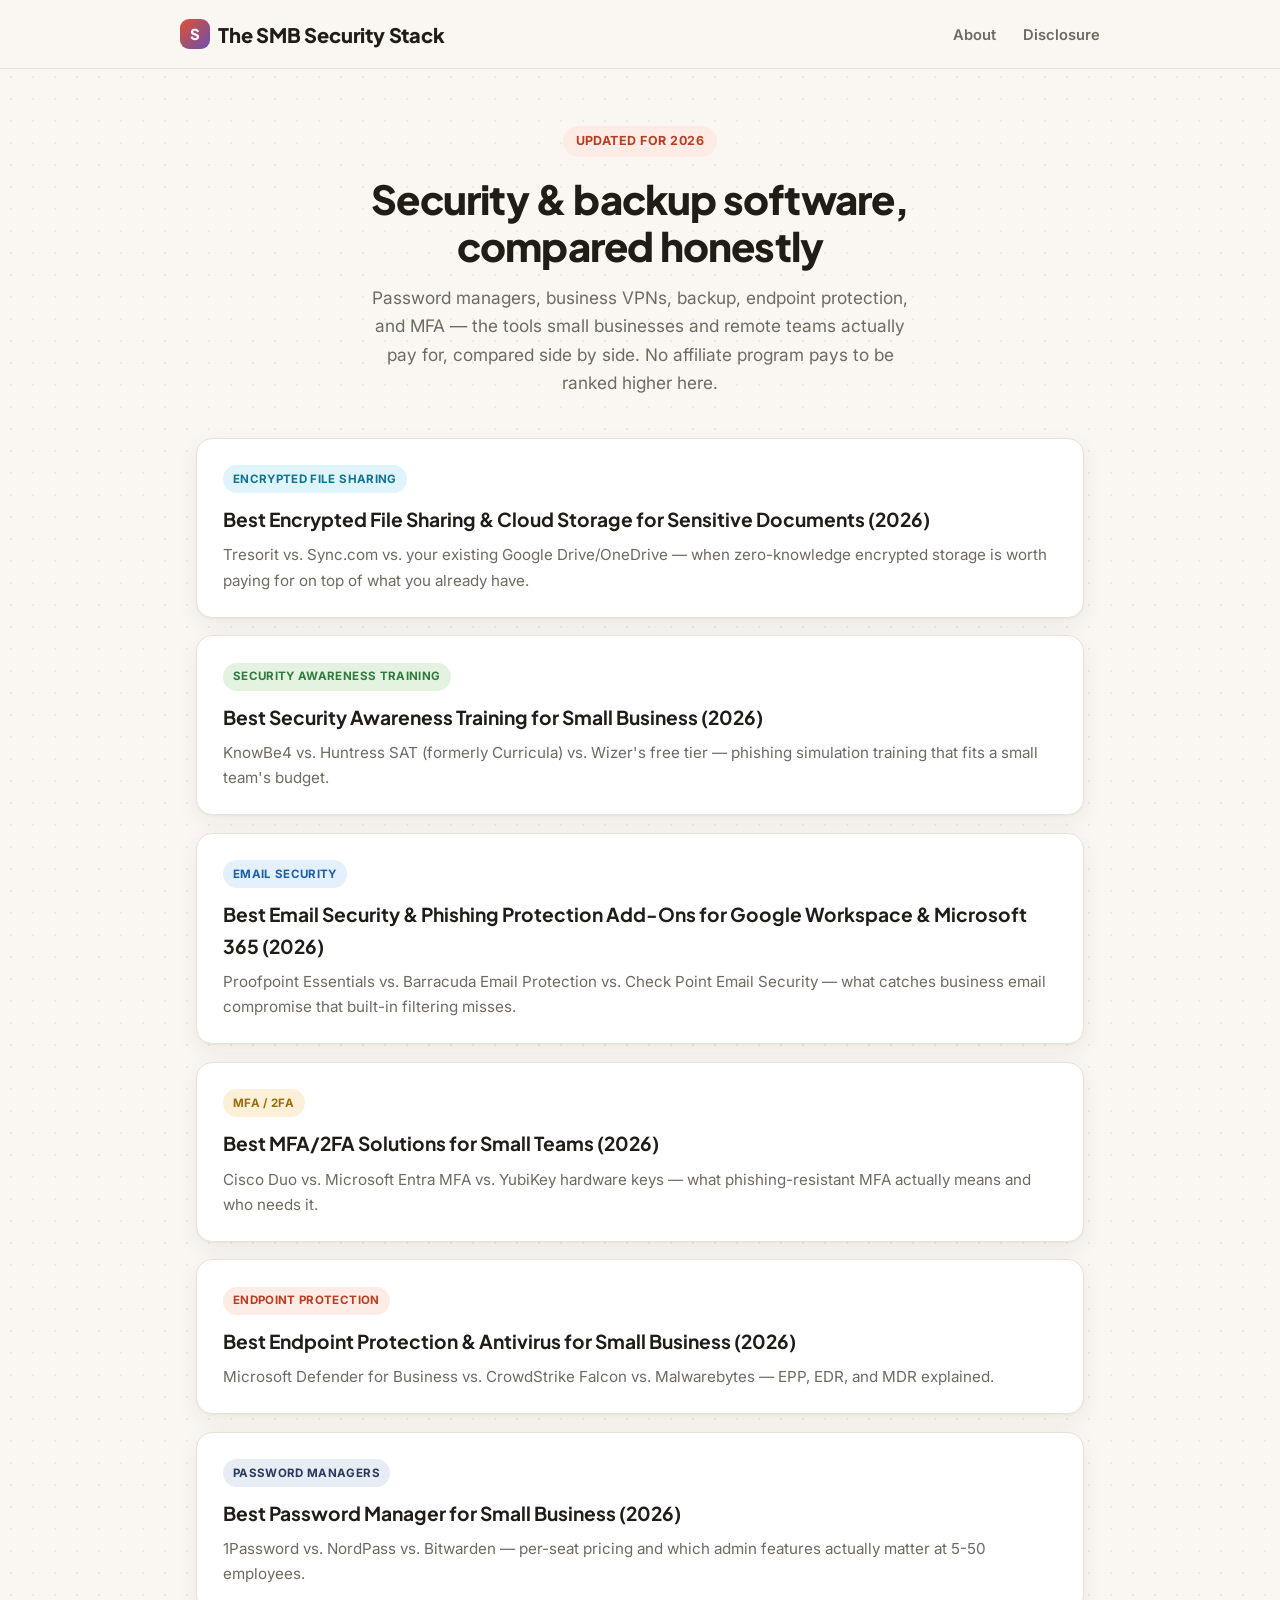
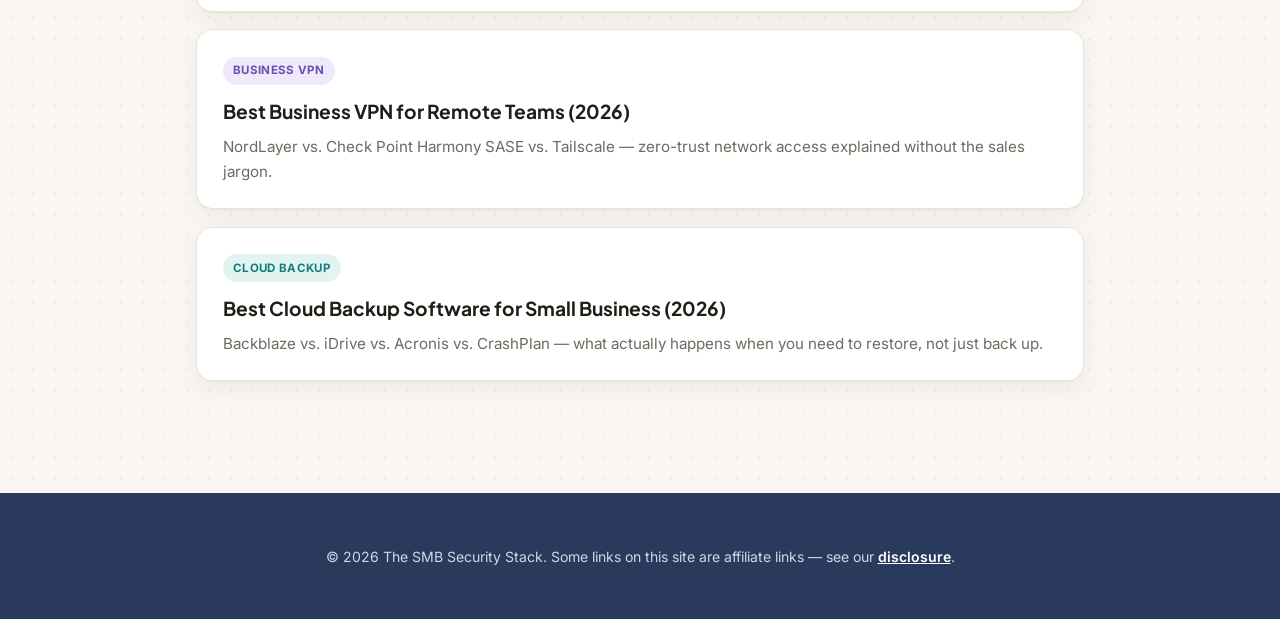
<file: index.html>
<!DOCTYPE html>
<html lang="en">
<head>
<meta charset="UTF-8">
<meta name="viewport" content="width=device-width, initial-scale=1.0">
<title>The SMB Security Stack — Security & Backup Software for Small Business</title>
<meta name="description" content="Honest comparisons of the password managers, VPNs, and backup software small businesses and remote teams actually pay for.">
<meta property="og:title" content="The SMB Security Stack">
<meta property="og:description" content="Honest comparisons of the security and backup software small businesses actually pay for.">
<meta property="og:type" content="website">
<meta name="google-site-verification" content="6iwGxGFfAeDAt_lAPK6IpHyhhcanR-a-8pTxrvB2bP4" />
<link rel="stylesheet" href="assets/style.css">
</head>
<body>

<header class="site-header">
  <div class="wrap">
    <a class="site-title" href="index.html"><span class="logo-badge">S</span>The SMB Security Stack</a>
    <nav class="site-nav">
      <a href="about.html">About</a>
      <a href="disclosure.html">Disclosure</a>
    </nav>
  </div>
</header>

<main class="wide">
  <div class="hero">
    <span class="eyebrow">Updated for 2026</span>
    <h1>Security &amp; backup software, compared honestly</h1>
    <p class="intro">
      Password managers, business VPNs, backup, endpoint protection, and MFA —
      the tools small businesses and remote teams actually pay for, compared
      side by side. No affiliate program pays to be ranked higher here.
    </p>
  </div>

  <ul class="post-grid">
    <li>
      <a class="post-card" href="posts/best-encrypted-file-sharing-for-sensitive-documents.html">
        <span class="post-tag tag-filesharing">Encrypted File Sharing</span>
        <span class="post-title">Best Encrypted File Sharing &amp; Cloud Storage for Sensitive Documents (2026)</span>
        <p class="excerpt">Tresorit vs. Sync.com vs. your existing Google Drive/OneDrive — when zero-knowledge encrypted storage is worth paying for on top of what you already have.</p>
      </a>
    </li>
    <li>
      <a class="post-card" href="posts/best-security-awareness-training-for-small-business.html">
        <span class="post-tag tag-training">Security Awareness Training</span>
        <span class="post-title">Best Security Awareness Training for Small Business (2026)</span>
        <p class="excerpt">KnowBe4 vs. Huntress SAT (formerly Curricula) vs. Wizer's free tier — phishing simulation training that fits a small team's budget.</p>
      </a>
    </li>
    <li>
      <a class="post-card" href="posts/best-email-security-for-google-workspace-microsoft-365.html">
        <span class="post-tag tag-email">Email Security</span>
        <span class="post-title">Best Email Security &amp; Phishing Protection Add-Ons for Google Workspace &amp; Microsoft 365 (2026)</span>
        <p class="excerpt">Proofpoint Essentials vs. Barracuda Email Protection vs. Check Point Email Security — what catches business email compromise that built-in filtering misses.</p>
      </a>
    </li>
    <li>
      <a class="post-card" href="posts/best-mfa-2fa-for-small-teams.html">
        <span class="post-tag tag-mfa">MFA / 2FA</span>
        <span class="post-title">Best MFA/2FA Solutions for Small Teams (2026)</span>
        <p class="excerpt">Cisco Duo vs. Microsoft Entra MFA vs. YubiKey hardware keys — what phishing-resistant MFA actually means and who needs it.</p>
      </a>
    </li>
    <li>
      <a class="post-card" href="posts/best-endpoint-protection-for-small-business.html">
        <span class="post-tag tag-endpoint">Endpoint Protection</span>
        <span class="post-title">Best Endpoint Protection &amp; Antivirus for Small Business (2026)</span>
        <p class="excerpt">Microsoft Defender for Business vs. CrowdStrike Falcon vs. Malwarebytes — EPP, EDR, and MDR explained.</p>
      </a>
    </li>
    <li>
      <a class="post-card" href="posts/best-password-manager-for-small-business.html">
        <span class="post-tag tag-password">Password Managers</span>
        <span class="post-title">Best Password Manager for Small Business (2026)</span>
        <p class="excerpt">1Password vs. NordPass vs. Bitwarden — per-seat pricing and which admin features actually matter at 5-50 employees.</p>
      </a>
    </li>
    <li>
      <a class="post-card" href="posts/best-business-vpn-for-remote-teams.html">
        <span class="post-tag tag-vpn">Business VPN</span>
        <span class="post-title">Best Business VPN for Remote Teams (2026)</span>
        <p class="excerpt">NordLayer vs. Check Point Harmony SASE vs. Tailscale — zero-trust network access explained without the sales jargon.</p>
      </a>
    </li>
    <li>
      <a class="post-card" href="posts/best-cloud-backup-for-small-business.html">
        <span class="post-tag tag-backup">Cloud Backup</span>
        <span class="post-title">Best Cloud Backup Software for Small Business (2026)</span>
        <p class="excerpt">Backblaze vs. iDrive vs. Acronis vs. CrashPlan — what actually happens when you need to restore, not just back up.</p>
      </a>
    </li>
  </ul>
</main>

<footer class="site-footer">
  <p>&copy; 2026 The SMB Security Stack. Some links on this site are affiliate links — see our <a href="disclosure.html">disclosure</a>.</p>
</footer>

</body>
</html>
</file>
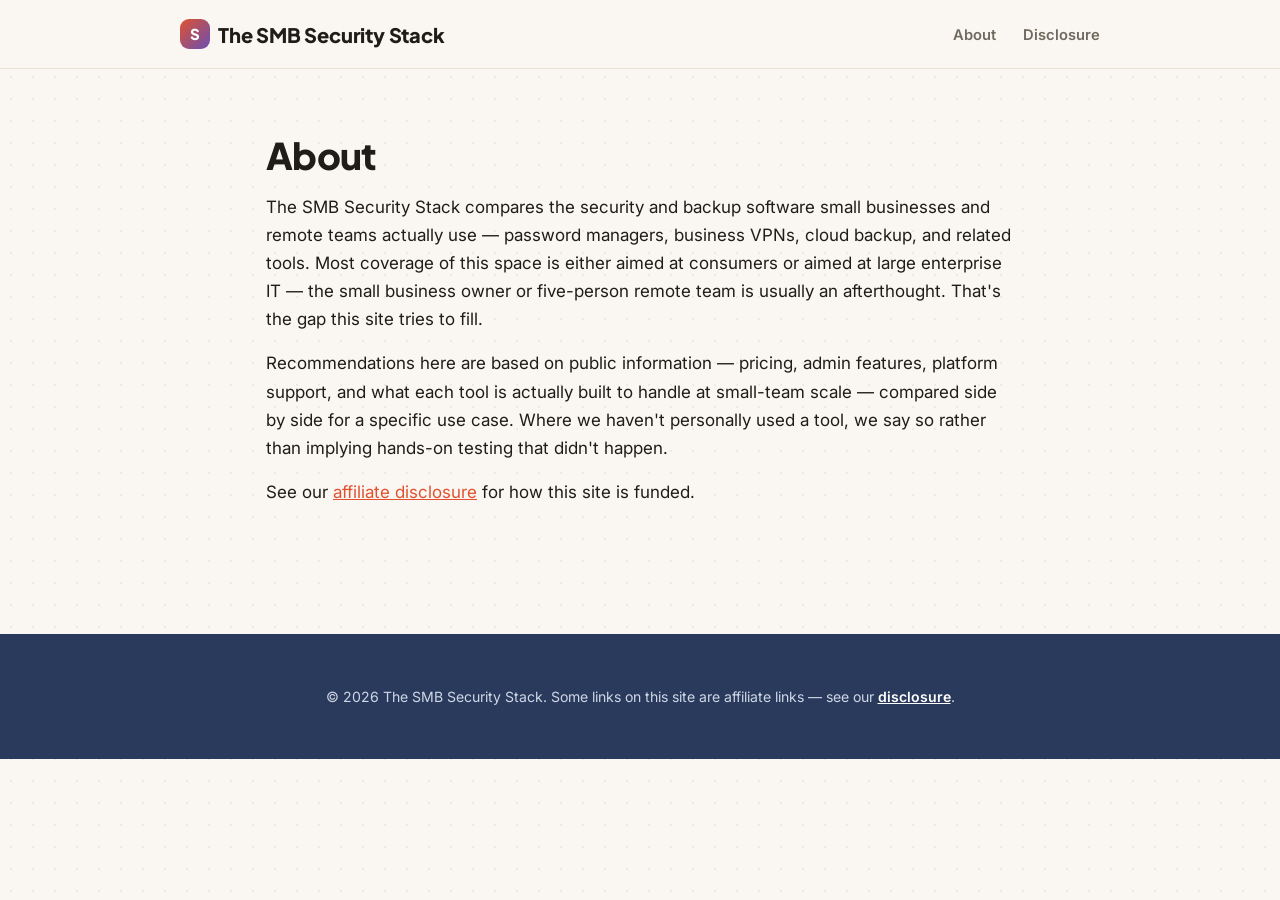
<file: about.html>
<!DOCTYPE html>
<html lang="en">
<head>
<meta charset="UTF-8">
<meta name="viewport" content="width=device-width, initial-scale=1.0">
<title>About — The SMB Security Stack</title>
<meta name="description" content="What The SMB Security Stack is and how we choose what to cover.">
<link rel="stylesheet" href="assets/style.css">
</head>
<body>

<header class="site-header">
  <div class="wrap">
    <a class="site-title" href="index.html"><span class="logo-badge">S</span>The SMB Security Stack</a>
    <nav class="site-nav">
      <a href="about.html">About</a>
      <a href="disclosure.html">Disclosure</a>
    </nav>
  </div>
</header>

<main>
  <h1>About</h1>
  <p>
    The SMB Security Stack compares the security and backup software small
    businesses and remote teams actually use — password managers, business
    VPNs, cloud backup, and related tools. Most coverage of this space is
    either aimed at consumers or aimed at large enterprise IT — the small
    business owner or five-person remote team is usually an afterthought.
    That's the gap this site tries to fill.
  </p>
  <p>
    Recommendations here are based on public information — pricing, admin
    features, platform support, and what each tool is actually built to
    handle at small-team scale — compared side by side for a specific use
    case. Where we haven't personally used a tool, we say so rather than
    implying hands-on testing that didn't happen.
  </p>
  <p>
    See our <a href="disclosure.html">affiliate disclosure</a> for how this
    site is funded.
  </p>
</main>

<footer class="site-footer">
  <p>&copy; 2026 The SMB Security Stack. Some links on this site are affiliate links — see our <a href="disclosure.html">disclosure</a>.</p>
</footer>

</body>
</html>
</file>
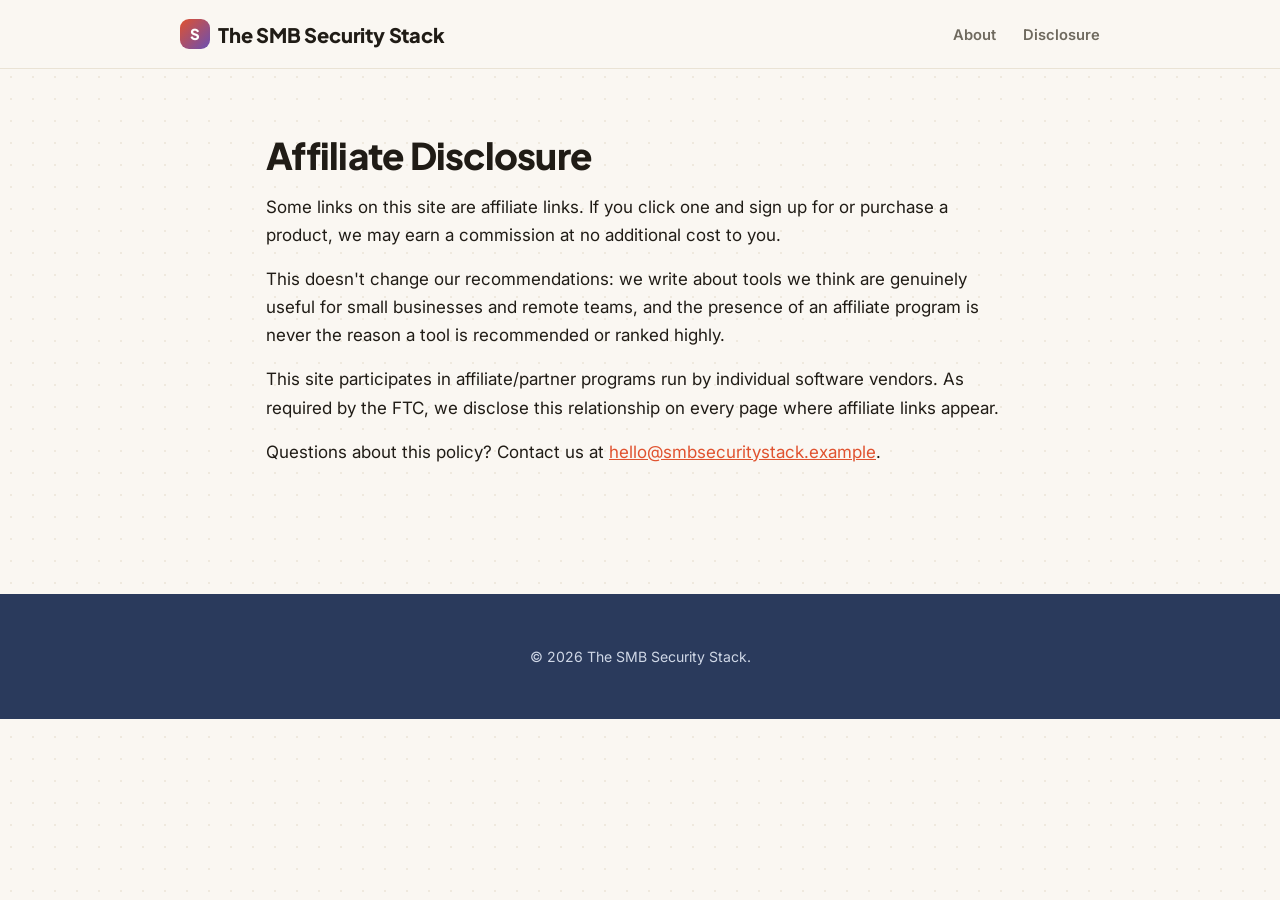
<file: disclosure.html>
<!DOCTYPE html>
<html lang="en">
<head>
<meta charset="UTF-8">
<meta name="viewport" content="width=device-width, initial-scale=1.0">
<title>Affiliate Disclosure — The SMB Security Stack</title>
<meta name="description" content="How The SMB Security Stack is funded and how affiliate links work on this site.">
<link rel="stylesheet" href="assets/style.css">
</head>
<body>

<header class="site-header">
  <div class="wrap">
    <a class="site-title" href="index.html"><span class="logo-badge">S</span>The SMB Security Stack</a>
    <nav class="site-nav">
      <a href="about.html">About</a>
      <a href="disclosure.html">Disclosure</a>
    </nav>
  </div>
</header>

<main>
  <h1>Affiliate Disclosure</h1>
  <p>
    Some links on this site are affiliate links. If you click one and sign up for
    or purchase a product, we may earn a commission at no additional cost to you.
  </p>
  <p>
    This doesn't change our recommendations: we write about tools we think are
    genuinely useful for small businesses and remote teams, and the presence of
    an affiliate program is never the reason a tool is recommended or ranked highly.
  </p>
  <p>
    This site participates in affiliate/partner programs run by individual
    software vendors. As required by the FTC, we disclose this relationship on
    every page where affiliate links appear.
  </p>
  <p>
    Questions about this policy? Contact us at <a href="mailto:hello@smbsecuritystack.example">hello@smbsecuritystack.example</a>.
  </p>
</main>

<footer class="site-footer">
  <p>&copy; 2026 The SMB Security Stack.</p>
</footer>

</body>
</html>
</file>
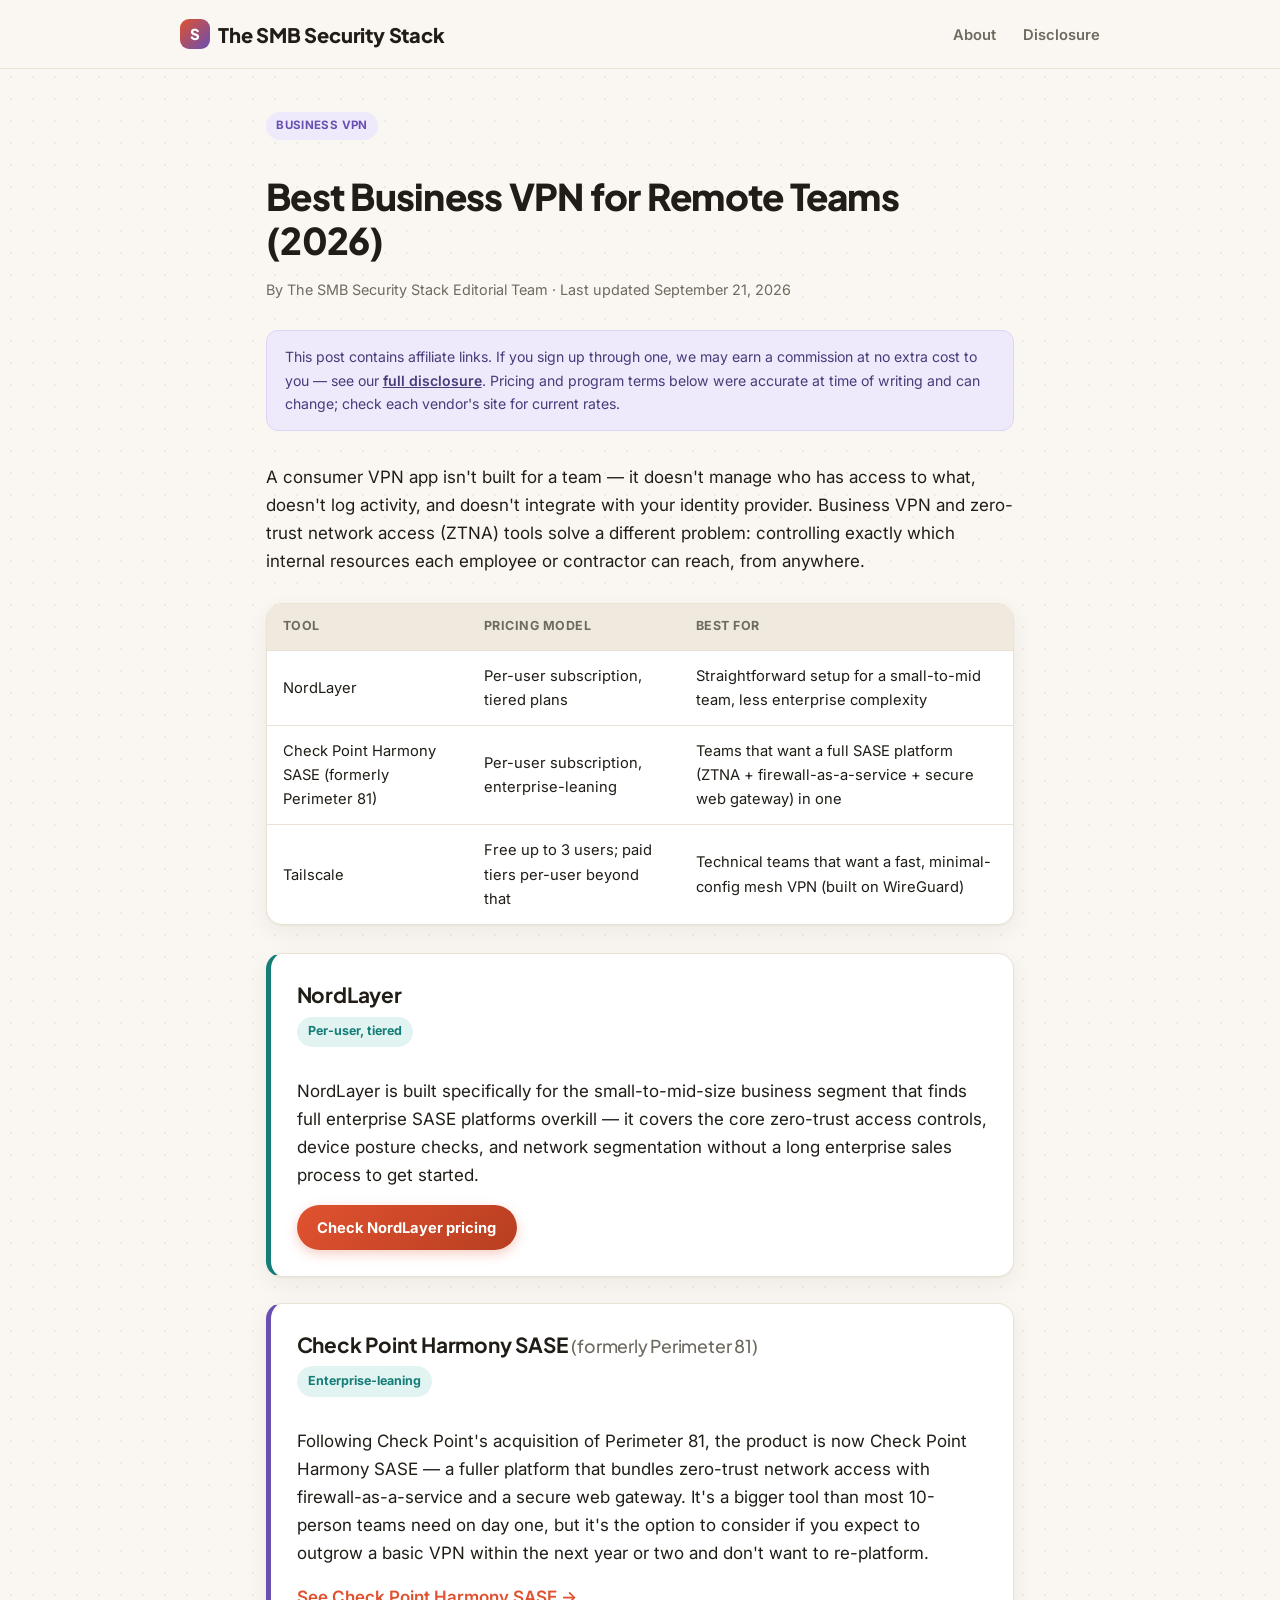
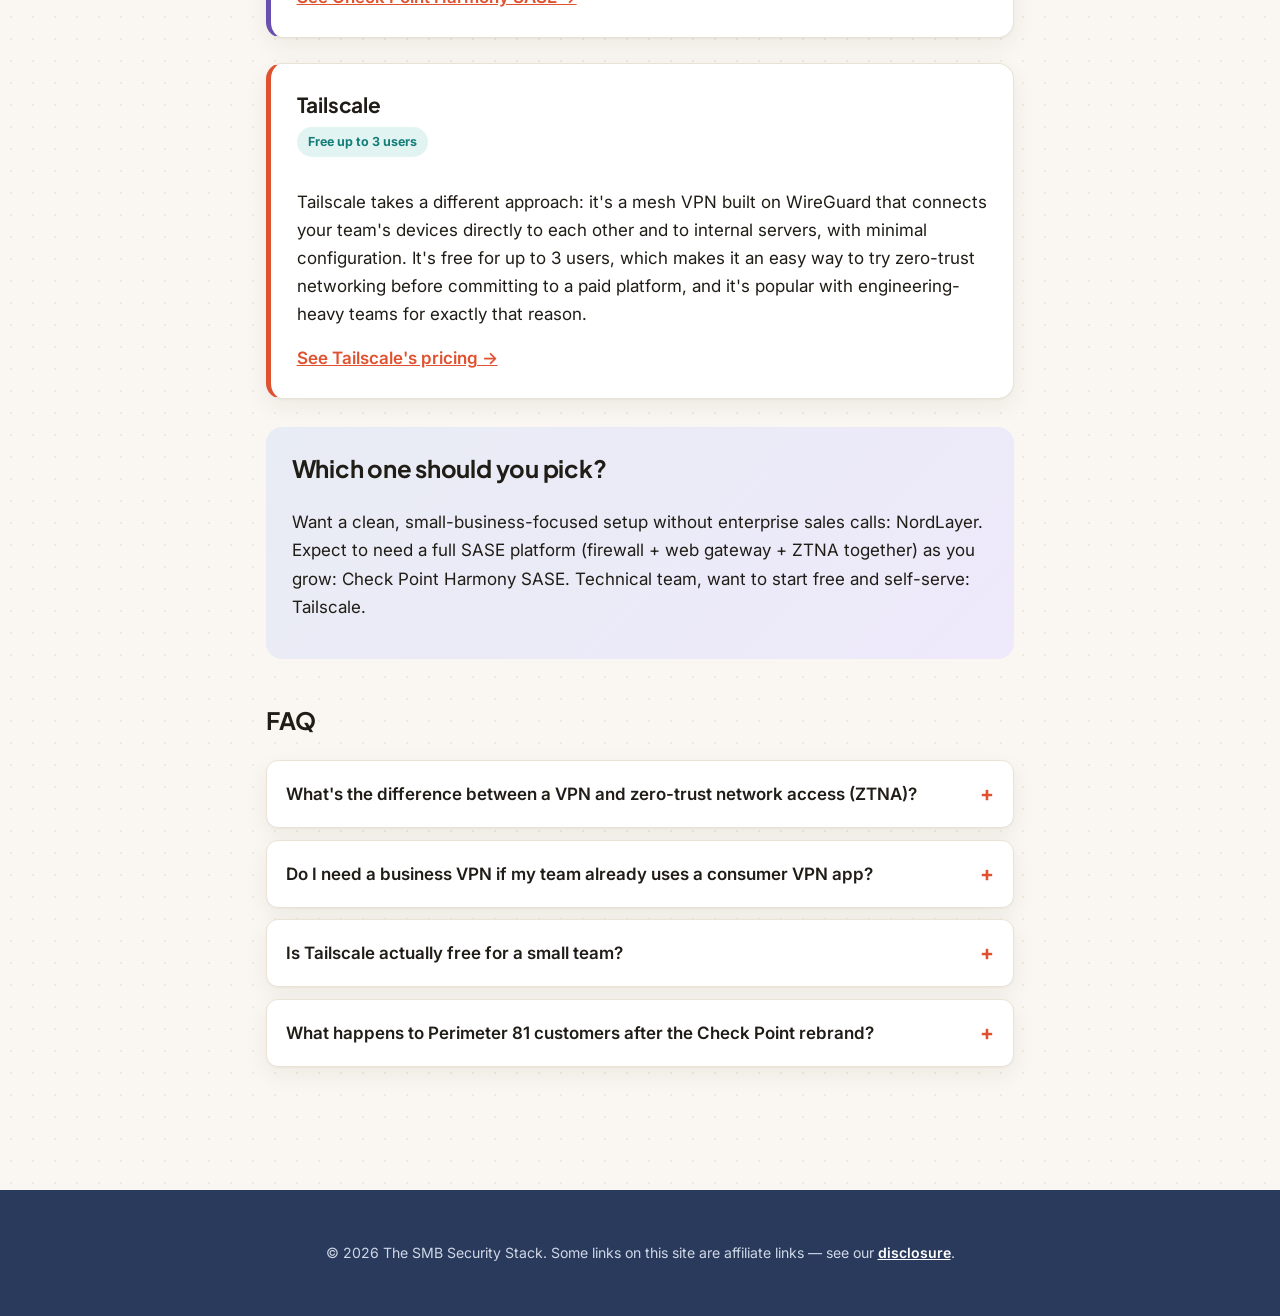
<file: posts/best-business-vpn-for-remote-teams.html>
<!DOCTYPE html>
<html lang="en">
<head>
<meta charset="UTF-8">
<meta name="viewport" content="width=device-width, initial-scale=1.0">
<title>Best Business VPN for Remote Teams (2026)</title>
<meta name="description" content="NordLayer vs Check Point Harmony SASE vs Tailscale for small remote teams — zero-trust network access without enterprise pricing or complexity.">
<meta name="author" content="The SMB Security Stack Editorial Team">
<link rel="canonical" href="https://itsmaheenb-code.github.io/smb-security-stack/posts/best-business-vpn-for-remote-teams.html">
<link rel="stylesheet" href="../assets/style.css">
<script type="application/ld+json">
{
  "@context": "https://schema.org",
  "@type": "Article",
  "headline": "Best Business VPN for Remote Teams (2026)",
  "description": "NordLayer vs Check Point Harmony SASE vs Tailscale for small remote teams — zero-trust network access without enterprise pricing or complexity.",
  "author": { "@type": "Organization", "name": "The SMB Security Stack" },
  "publisher": { "@type": "Organization", "name": "The SMB Security Stack" },
  "datePublished": "2026-09-21",
  "dateModified": "2026-09-21"
}
</script>
<script type="application/ld+json">
{
  "@context": "https://schema.org",
  "@type": "FAQPage",
  "mainEntity": [
    {
      "@type": "Question",
      "name": "What's the difference between a VPN and zero-trust network access (ZTNA)?",
      "acceptedAnswer": {
        "@type": "Answer",
        "text": "A traditional VPN gives a connected device access to your whole internal network. ZTNA grants access resource-by-resource — an employee only reaches the specific apps or servers they're authorized for, which limits the damage if one device or account is compromised."
      }
    },
    {
      "@type": "Question",
      "name": "Do I need a business VPN if my team already uses a consumer VPN app?",
      "acceptedAnswer": {
        "@type": "Answer",
        "text": "A consumer VPN just masks your location/IP for browsing — it has no concept of your team, no access controls, and no admin visibility. If you need to control which employees or contractors can reach specific internal systems, that requires a business VPN or ZTNA tool, not a consumer app."
      }
    },
    {
      "@type": "Question",
      "name": "Is Tailscale actually free for a small team?",
      "acceptedAnswer": {
        "@type": "Answer",
        "text": "Tailscale offers a free tier for up to 3 users, which is enough to evaluate it or cover a very small team. Beyond that, it moves to per-user paid pricing — check their current pricing page for exact rates."
      }
    },
    {
      "@type": "Question",
      "name": "What happens to Perimeter 81 customers after the Check Point rebrand?",
      "acceptedAnswer": {
        "@type": "Answer",
        "text": "Perimeter 81 was acquired by Check Point and rebranded as Check Point Harmony SASE. Existing functionality continues under the new name as part of Check Point's broader SASE platform, now bundled with firewall-as-a-service and secure web gateway features."
      }
    }
  ]
}
</script>
</head>
<body>

<header class="site-header">
  <div class="wrap">
    <a class="site-title" href="../index.html"><span class="logo-badge">S</span>The SMB Security Stack</a>
    <nav class="site-nav">
      <a href="../about.html">About</a>
      <a href="../disclosure.html">Disclosure</a>
    </nav>
  </div>
</header>

<main>
  <span class="post-tag tag-vpn">Business VPN</span>
  <h1>Best Business VPN for Remote Teams (2026)</h1>
  <p class="byline">By The SMB Security Stack Editorial Team &middot; Last updated <time datetime="2026-09-21">September 21, 2026</time></p>

  <div class="disclosure-note">
    This post contains affiliate links. If you sign up through one, we may earn a
    commission at no extra cost to you — see our <a href="../disclosure.html">full disclosure</a>.
    Pricing and program terms below were accurate at time of writing and can change;
    check each vendor's site for current rates.
  </div>

  <p>
    A consumer VPN app isn't built for a team — it doesn't manage who has access
    to what, doesn't log activity, and doesn't integrate with your identity
    provider. Business VPN and zero-trust network access (ZTNA) tools solve a
    different problem: controlling exactly which internal resources each
    employee or contractor can reach, from anywhere.
  </p>

  <table>
    <tr>
      <th>Tool</th>
      <th>Pricing model</th>
      <th>Best for</th>
    </tr>
    <tr>
      <td>NordLayer</td>
      <td>Per-user subscription, tiered plans</td>
      <td>Straightforward setup for a small-to-mid team, less enterprise complexity</td>
    </tr>
    <tr>
      <td>Check Point Harmony SASE (formerly Perimeter 81)</td>
      <td>Per-user subscription, enterprise-leaning</td>
      <td>Teams that want a full SASE platform (ZTNA + firewall-as-a-service + secure web gateway) in one</td>
    </tr>
    <tr>
      <td>Tailscale</td>
      <td>Free up to 3 users; paid tiers per-user beyond that</td>
      <td>Technical teams that want a fast, minimal-config mesh VPN (built on WireGuard)</td>
    </tr>
  </table>

  <div class="tool-card">
    <h2>NordLayer</h2>
    <span class="price-chip">Per-user, tiered</span>
    <p>
      NordLayer is built specifically for the small-to-mid-size business segment
      that finds full enterprise SASE platforms overkill — it covers the core
      zero-trust access controls, device posture checks, and network segmentation
      without a long enterprise sales process to get started.
    </p>
    <a class="cta" href="https://nordlayer.com/" rel="nofollow sponsored"><!-- AFF:nordlayer -->Check NordLayer pricing</a>
  </div>

  <div class="tool-card">
    <h2>Check Point Harmony SASE <span style="font-weight:500;color:var(--muted);font-size:0.85em;">(formerly Perimeter 81)</span></h2>
    <span class="price-chip">Enterprise-leaning</span>
    <p>
      Following Check Point's acquisition of Perimeter 81, the product is now
      Check Point Harmony SASE — a fuller platform that bundles zero-trust network
      access with firewall-as-a-service and a secure web gateway. It's a bigger
      tool than most 10-person teams need on day one, but it's the option to
      consider if you expect to outgrow a basic VPN within the next year or two
      and don't want to re-platform.
    </p>
    <a class="plain-link" href="https://sase.checkpoint.com/">See Check Point Harmony SASE &rarr;</a>
  </div>

  <div class="tool-card">
    <h2>Tailscale</h2>
    <span class="price-chip">Free up to 3 users</span>
    <p>
      Tailscale takes a different approach: it's a mesh VPN built on WireGuard
      that connects your team's devices directly to each other and to internal
      servers, with minimal configuration. It's free for up to 3 users, which
      makes it an easy way to try zero-trust networking before committing to a
      paid platform, and it's popular with engineering-heavy teams for exactly
      that reason.
    </p>
    <a class="plain-link" href="https://tailscale.com/pricing">See Tailscale's pricing &rarr;</a>
  </div>

  <div class="verdict-box">
    <h2>Which one should you pick?</h2>
    <p>
      Want a clean, small-business-focused setup without enterprise sales calls:
      NordLayer. Expect to need a full SASE platform (firewall + web gateway +
      ZTNA together) as you grow: Check Point Harmony SASE. Technical team, want
      to start free and self-serve: Tailscale.
    </p>
  </div>

  <h2>FAQ</h2>

  <details class="faq-item">
    <summary>What's the difference between a VPN and zero-trust network access (ZTNA)?</summary>
    <p class="faq-answer">
      A traditional VPN gives a connected device access to your whole internal
      network. ZTNA grants access resource-by-resource — an employee only
      reaches the specific apps or servers they're authorized for, which limits
      the damage if one device or account is compromised.
    </p>
  </details>

  <details class="faq-item">
    <summary>Do I need a business VPN if my team already uses a consumer VPN app?</summary>
    <p class="faq-answer">
      A consumer VPN just masks your location/IP for browsing — it has no
      concept of your team, no access controls, and no admin visibility. If you
      need to control which employees or contractors can reach specific
      internal systems, that requires a business VPN or ZTNA tool, not a
      consumer app.
    </p>
  </details>

  <details class="faq-item">
    <summary>Is Tailscale actually free for a small team?</summary>
    <p class="faq-answer">
      Tailscale offers a free tier for up to 3 users, which is enough to
      evaluate it or cover a very small team. Beyond that, it moves to per-user
      paid pricing — check their current pricing page for exact rates.
    </p>
  </details>

  <details class="faq-item">
    <summary>What happens to Perimeter 81 customers after the Check Point rebrand?</summary>
    <p class="faq-answer">
      Perimeter 81 was acquired by Check Point and rebranded as Check Point
      Harmony SASE. Existing functionality continues under the new name as part
      of Check Point's broader SASE platform, now bundled with
      firewall-as-a-service and secure web gateway features.
    </p>
  </details>
</main>

<footer class="site-footer">
  <p>&copy; 2026 The SMB Security Stack. Some links on this site are affiliate links — see our <a href="../disclosure.html">disclosure</a>.</p>
</footer>

</body>
</html>
</file>
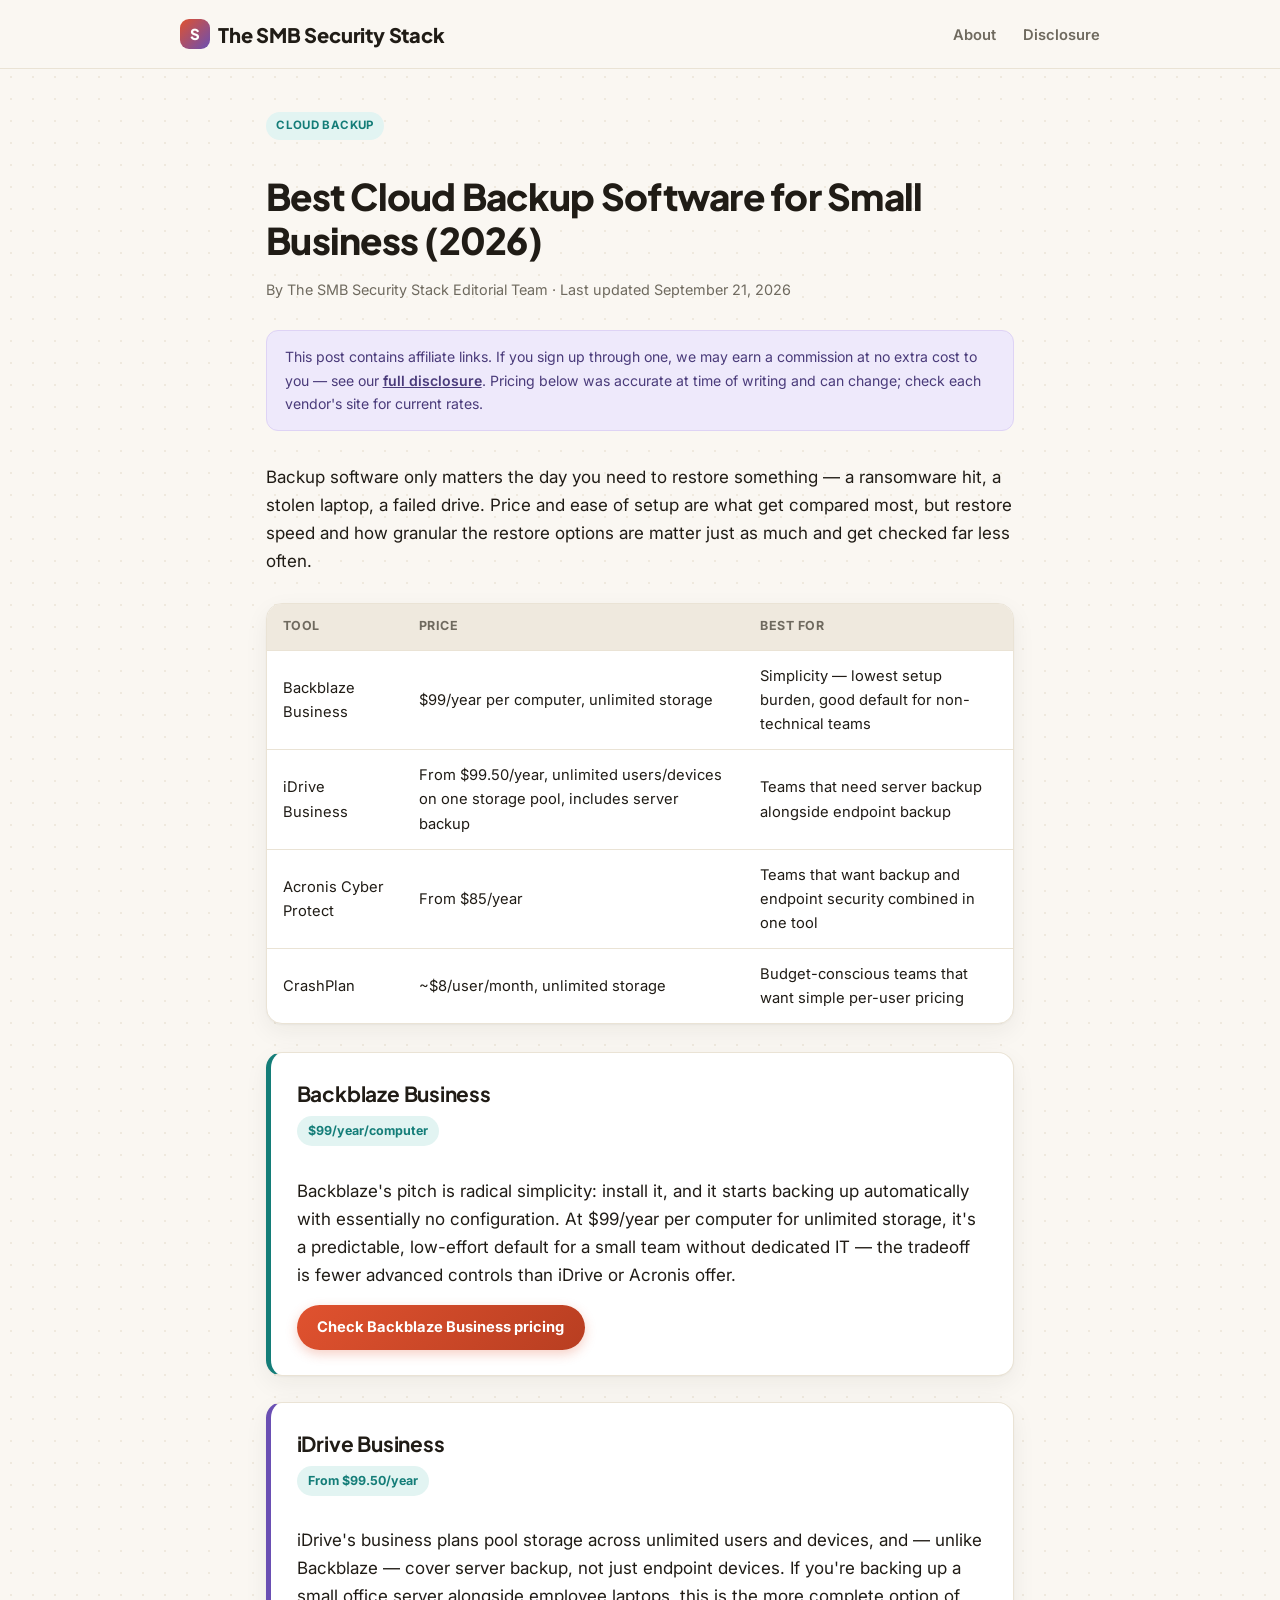
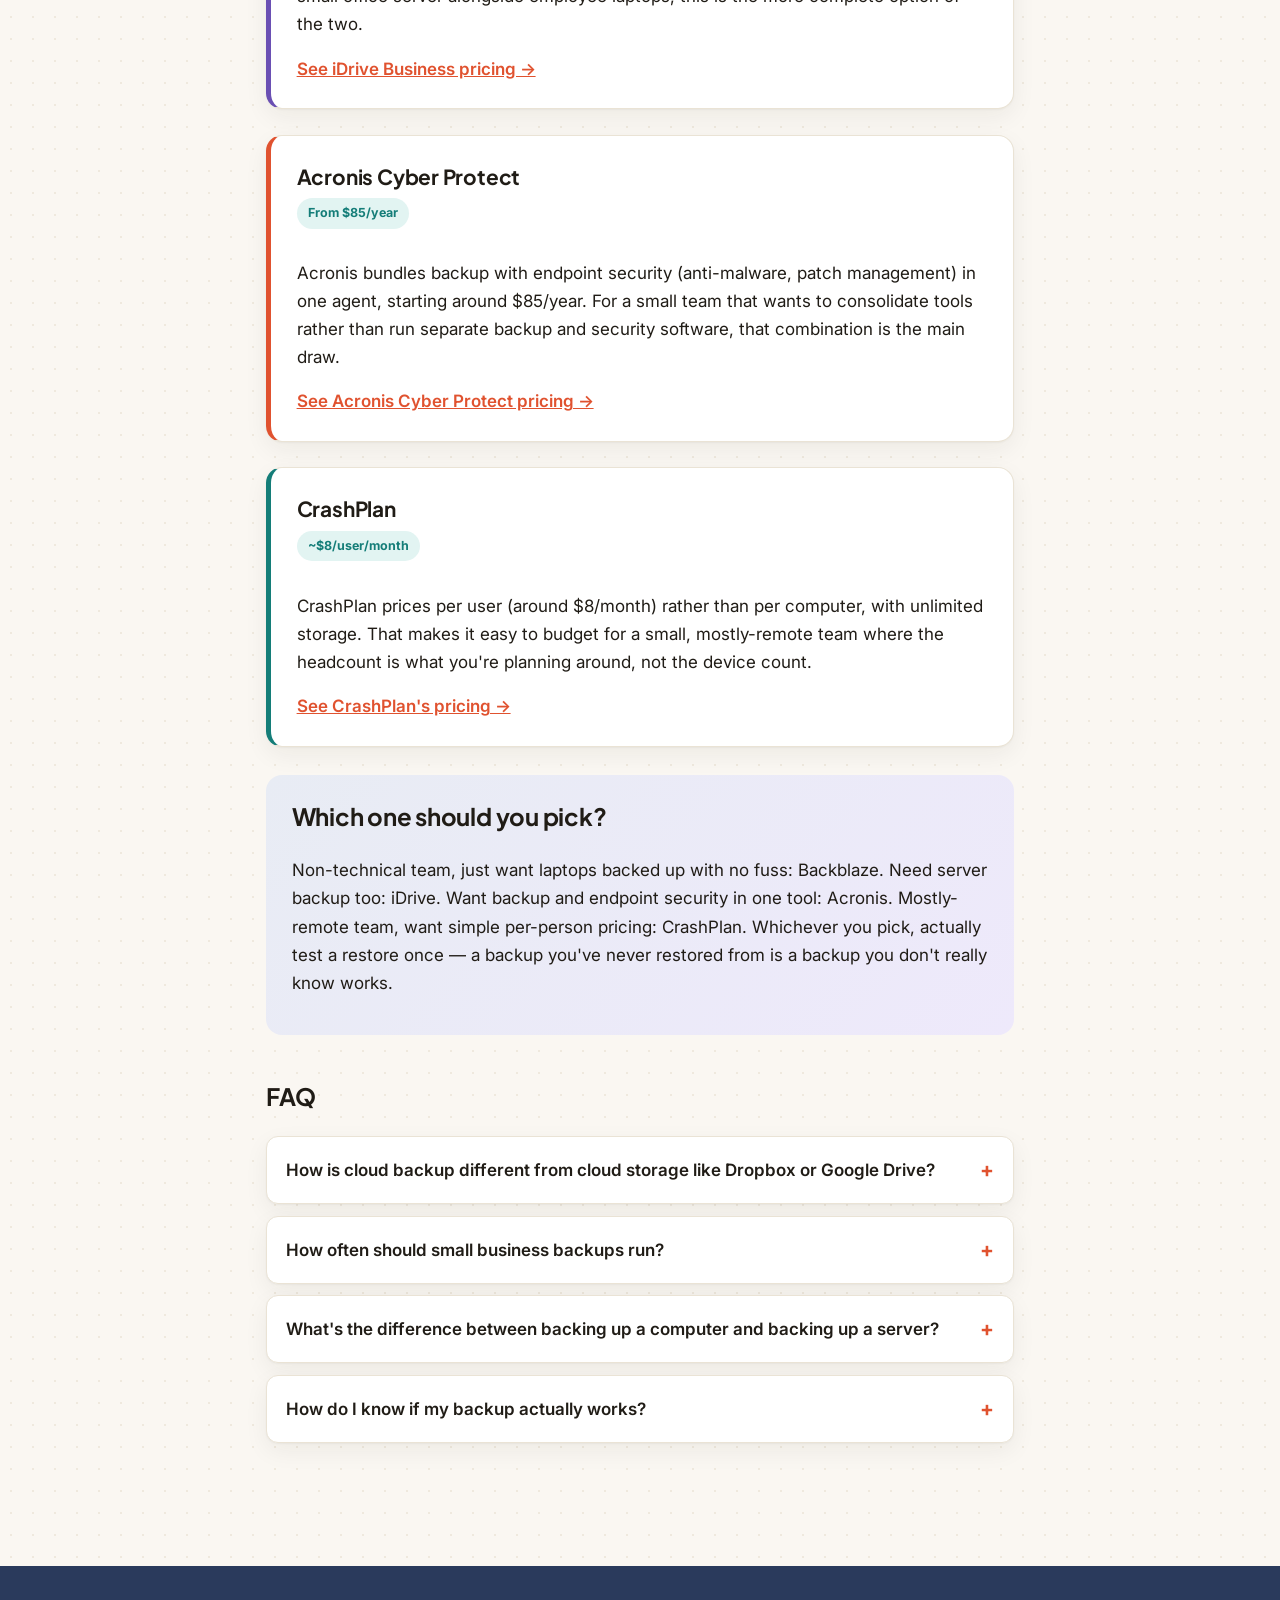
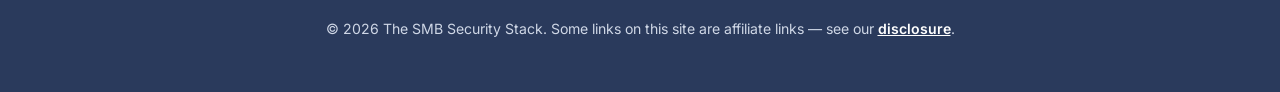
<file: posts/best-cloud-backup-for-small-business.html>
<!DOCTYPE html>
<html lang="en">
<head>
<meta charset="UTF-8">
<meta name="viewport" content="width=device-width, initial-scale=1.0">
<title>Best Cloud Backup Software for Small Business (2026)</title>
<meta name="description" content="Backblaze vs iDrive vs Acronis vs CrashPlan for small business — pricing, restore options, and what to check before you need it.">
<meta name="author" content="The SMB Security Stack Editorial Team">
<link rel="canonical" href="https://itsmaheenb-code.github.io/smb-security-stack/posts/best-cloud-backup-for-small-business.html">
<link rel="stylesheet" href="../assets/style.css">
<script type="application/ld+json">
{
  "@context": "https://schema.org",
  "@type": "Article",
  "headline": "Best Cloud Backup Software for Small Business (2026)",
  "description": "Backblaze vs iDrive vs Acronis vs CrashPlan for small business — pricing, restore options, and what to check before you need it.",
  "author": { "@type": "Organization", "name": "The SMB Security Stack" },
  "publisher": { "@type": "Organization", "name": "The SMB Security Stack" },
  "datePublished": "2026-09-21",
  "dateModified": "2026-09-21"
}
</script>
<script type="application/ld+json">
{
  "@context": "https://schema.org",
  "@type": "FAQPage",
  "mainEntity": [
    {
      "@type": "Question",
      "name": "How is cloud backup different from cloud storage like Dropbox or Google Drive?",
      "acceptedAnswer": {
        "@type": "Answer",
        "text": "Cloud storage syncs files you deliberately put in a folder. Cloud backup automatically captures your entire system — including files you'd forget to sync — and keeps version history, so you can restore a whole machine, not just retrieve a synced file."
      }
    },
    {
      "@type": "Question",
      "name": "How often should small business backups run?",
      "acceptedAnswer": {
        "@type": "Answer",
        "text": "Most business backup tools, including all four compared here, run continuous or daily automatic backups by default rather than requiring a manual schedule — that's part of what you're paying for over manual backup methods."
      }
    },
    {
      "@type": "Question",
      "name": "What's the difference between backing up a computer and backing up a server?",
      "acceptedAnswer": {
        "@type": "Answer",
        "text": "Endpoint backup (what Backblaze focuses on) covers individual laptops/desktops. Server backup covers shared infrastructure — file servers, databases — that multiple employees depend on. If you run any local server, confirm your tool (like iDrive or Acronis) explicitly supports server backup, not just endpoints."
      }
    },
    {
      "@type": "Question",
      "name": "How do I know if my backup actually works?",
      "acceptedAnswer": {
        "@type": "Answer",
        "text": "Test a real restore periodically — pick a file or, ideally, a whole machine, and go through the actual restore process. A backup that has never been test-restored is unverified; many businesses only discover a broken backup when they urgently need it."
      }
    }
  ]
}
</script>
</head>
<body>

<header class="site-header">
  <div class="wrap">
    <a class="site-title" href="../index.html"><span class="logo-badge">S</span>The SMB Security Stack</a>
    <nav class="site-nav">
      <a href="../about.html">About</a>
      <a href="../disclosure.html">Disclosure</a>
    </nav>
  </div>
</header>

<main>
  <span class="post-tag tag-backup">Cloud Backup</span>
  <h1>Best Cloud Backup Software for Small Business (2026)</h1>
  <p class="byline">By The SMB Security Stack Editorial Team &middot; Last updated <time datetime="2026-09-21">September 21, 2026</time></p>

  <div class="disclosure-note">
    This post contains affiliate links. If you sign up through one, we may earn a
    commission at no extra cost to you — see our <a href="../disclosure.html">full disclosure</a>.
    Pricing below was accurate at time of writing and can change; check each vendor's
    site for current rates.
  </div>

  <p>
    Backup software only matters the day you need to restore something —
    a ransomware hit, a stolen laptop, a failed drive. Price and ease of setup
    are what get compared most, but restore speed and how granular the restore
    options are matter just as much and get checked far less often.
  </p>

  <table>
    <tr>
      <th>Tool</th>
      <th>Price</th>
      <th>Best for</th>
    </tr>
    <tr>
      <td>Backblaze Business</td>
      <td>$99/year per computer, unlimited storage</td>
      <td>Simplicity — lowest setup burden, good default for non-technical teams</td>
    </tr>
    <tr>
      <td>iDrive Business</td>
      <td>From $99.50/year, unlimited users/devices on one storage pool, includes server backup</td>
      <td>Teams that need server backup alongside endpoint backup</td>
    </tr>
    <tr>
      <td>Acronis Cyber Protect</td>
      <td>From $85/year</td>
      <td>Teams that want backup and endpoint security combined in one tool</td>
    </tr>
    <tr>
      <td>CrashPlan</td>
      <td>~$8/user/month, unlimited storage</td>
      <td>Budget-conscious teams that want simple per-user pricing</td>
    </tr>
  </table>

  <div class="tool-card">
    <h2>Backblaze Business</h2>
    <span class="price-chip">$99/year/computer</span>
    <p>
      Backblaze's pitch is radical simplicity: install it, and it starts backing
      up automatically with essentially no configuration. At $99/year per
      computer for unlimited storage, it's a predictable, low-effort default for
      a small team without dedicated IT — the tradeoff is fewer advanced
      controls than iDrive or Acronis offer.
    </p>
    <a class="cta" href="https://www.backblaze.com/business-backup.html" rel="nofollow sponsored"><!-- AFF:backblaze -->Check Backblaze Business pricing</a>
  </div>

  <div class="tool-card">
    <h2>iDrive Business</h2>
    <span class="price-chip">From $99.50/year</span>
    <p>
      iDrive's business plans pool storage across unlimited users and devices,
      and — unlike Backblaze — cover server backup, not just endpoint devices.
      If you're backing up a small office server alongside employee laptops,
      this is the more complete option of the two.
    </p>
    <a class="plain-link" href="https://www.idrive.com/business-online-backup">See iDrive Business pricing &rarr;</a>
  </div>

  <div class="tool-card">
    <h2>Acronis Cyber Protect</h2>
    <span class="price-chip">From $85/year</span>
    <p>
      Acronis bundles backup with endpoint security (anti-malware, patch
      management) in one agent, starting around $85/year. For a small team
      that wants to consolidate tools rather than run separate backup and
      security software, that combination is the main draw.
    </p>
    <a class="plain-link" href="https://www.acronis.com/en-us/products/cyber-protect/">See Acronis Cyber Protect pricing &rarr;</a>
  </div>

  <div class="tool-card">
    <h2>CrashPlan</h2>
    <span class="price-chip">~$8/user/month</span>
    <p>
      CrashPlan prices per user (around $8/month) rather than per computer, with
      unlimited storage. That makes it easy to budget for a small, mostly-remote
      team where the headcount is what you're planning around, not the device count.
    </p>
    <a class="plain-link" href="https://www.crashplan.com/pricing/">See CrashPlan's pricing &rarr;</a>
  </div>

  <div class="verdict-box">
    <h2>Which one should you pick?</h2>
    <p>
      Non-technical team, just want laptops backed up with no fuss: Backblaze.
      Need server backup too: iDrive. Want backup and endpoint security in one
      tool: Acronis. Mostly-remote team, want simple per-person pricing: CrashPlan.
      Whichever you pick, actually test a restore once — a backup you've never
      restored from is a backup you don't really know works.
    </p>
  </div>

  <h2>FAQ</h2>

  <details class="faq-item">
    <summary>How is cloud backup different from cloud storage like Dropbox or Google Drive?</summary>
    <p class="faq-answer">
      Cloud storage syncs files you deliberately put in a folder. Cloud backup
      automatically captures your entire system — including files you'd forget
      to sync — and keeps version history, so you can restore a whole machine,
      not just retrieve a synced file.
    </p>
  </details>

  <details class="faq-item">
    <summary>How often should small business backups run?</summary>
    <p class="faq-answer">
      Most business backup tools, including all four compared here, run
      continuous or daily automatic backups by default rather than requiring a
      manual schedule — that's part of what you're paying for over manual
      backup methods.
    </p>
  </details>

  <details class="faq-item">
    <summary>What's the difference between backing up a computer and backing up a server?</summary>
    <p class="faq-answer">
      Endpoint backup (what Backblaze focuses on) covers individual
      laptops/desktops. Server backup covers shared infrastructure — file
      servers, databases — that multiple employees depend on. If you run any
      local server, confirm your tool (like iDrive or Acronis) explicitly
      supports server backup, not just endpoints.
    </p>
  </details>

  <details class="faq-item">
    <summary>How do I know if my backup actually works?</summary>
    <p class="faq-answer">
      Test a real restore periodically — pick a file or, ideally, a whole
      machine, and go through the actual restore process. A backup that has
      never been test-restored is unverified; many businesses only discover a
      broken backup when they urgently need it.
    </p>
  </details>
</main>

<footer class="site-footer">
  <p>&copy; 2026 The SMB Security Stack. Some links on this site are affiliate links — see our <a href="../disclosure.html">disclosure</a>.</p>
</footer>

</body>
</html>
</file>
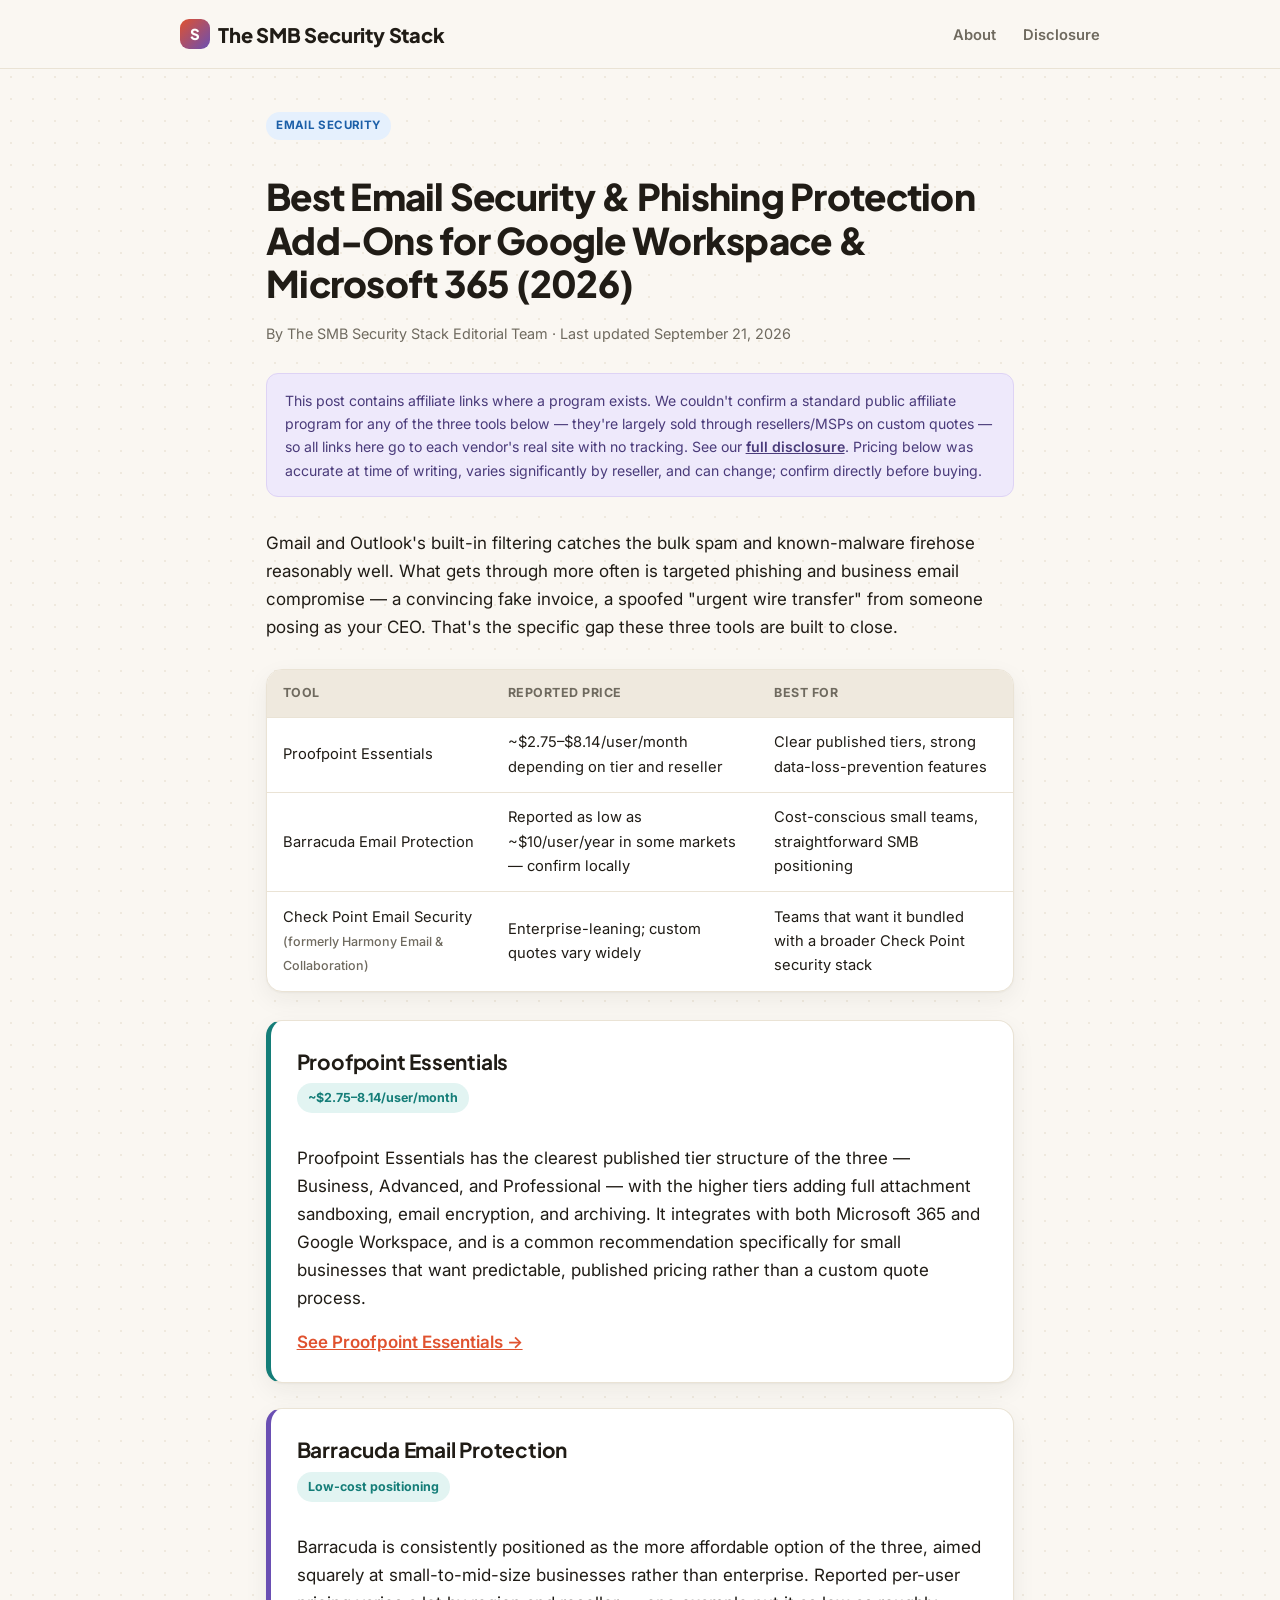
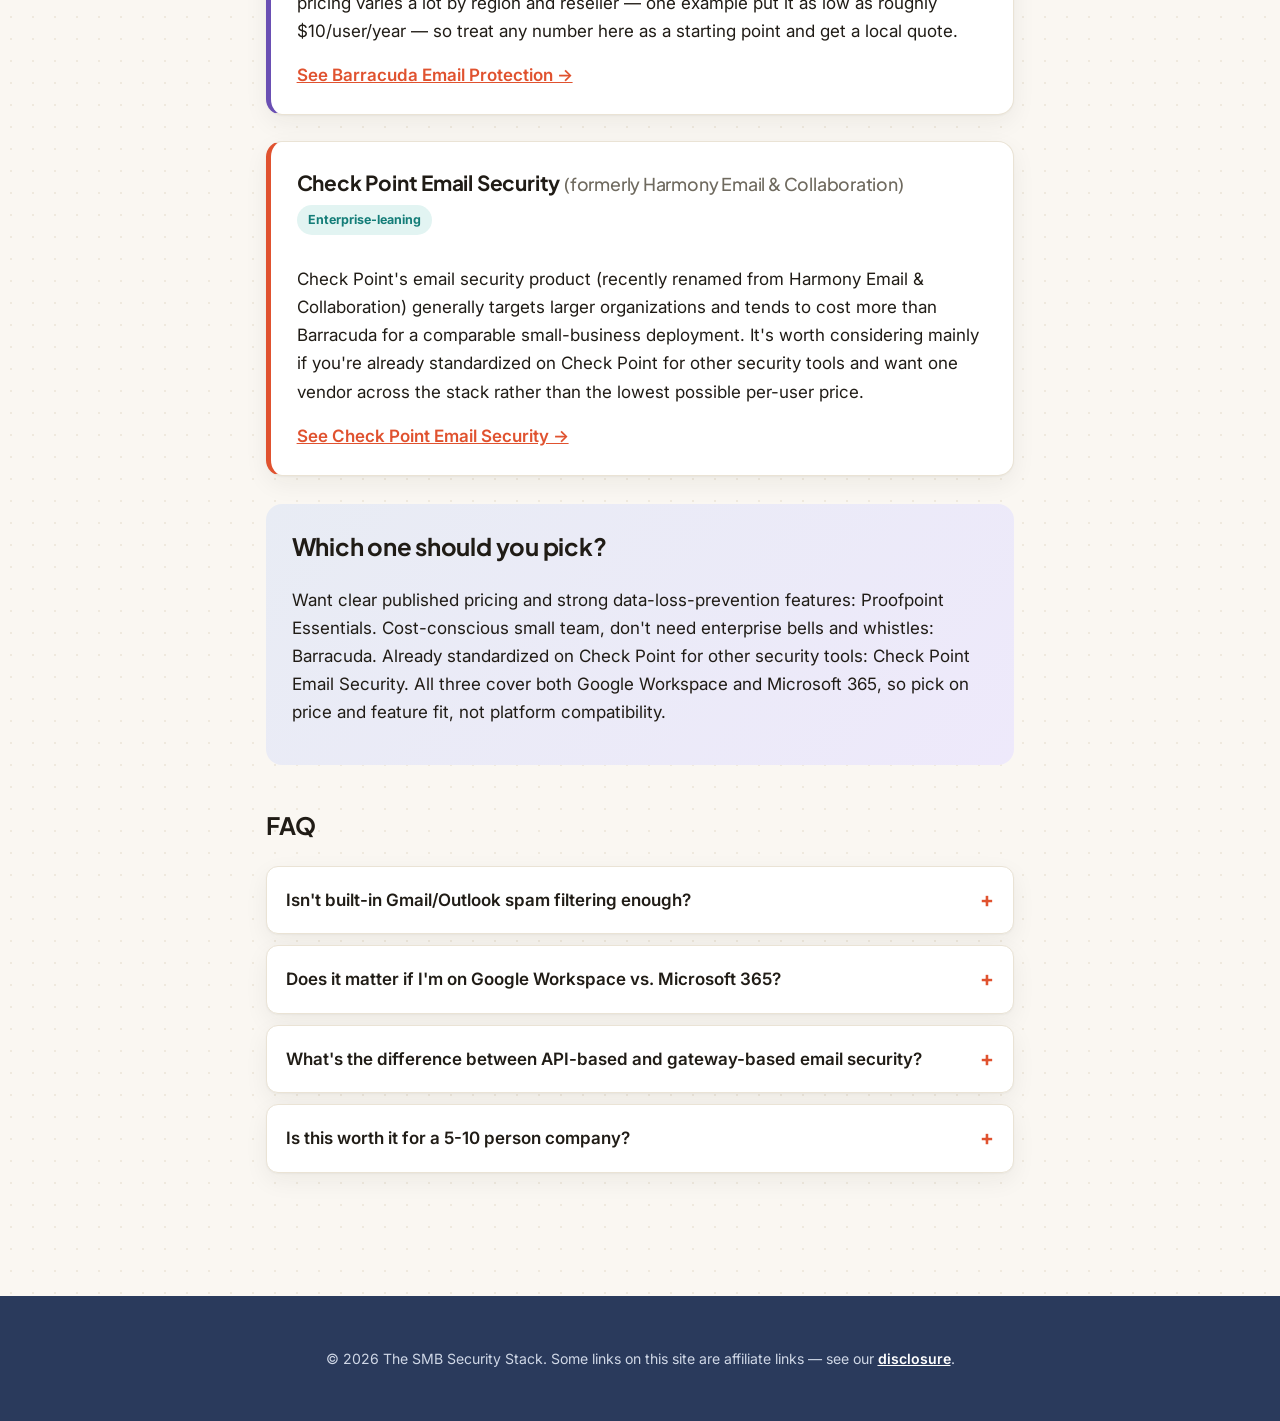
<file: posts/best-email-security-for-google-workspace-microsoft-365.html>
<!DOCTYPE html>
<html lang="en">
<head>
<meta charset="UTF-8">
<meta name="viewport" content="width=device-width, initial-scale=1.0">
<title>Best Email Security & Phishing Protection Add-Ons for Google Workspace & Microsoft 365 (2026)</title>
<meta name="description" content="Proofpoint Essentials vs Barracuda Email Protection vs Check Point Email Security for small business — what these add-ons catch that Google/Microsoft's built-in filtering doesn't.">
<meta name="author" content="The SMB Security Stack Editorial Team">
<link rel="canonical" href="https://itsmaheenb-code.github.io/smb-security-stack/posts/best-email-security-for-google-workspace-microsoft-365.html">
<link rel="stylesheet" href="../assets/style.css">
<script type="application/ld+json">
{
  "@context": "https://schema.org",
  "@type": "Article",
  "headline": "Best Email Security & Phishing Protection Add-Ons for Google Workspace & Microsoft 365 (2026)",
  "description": "Proofpoint Essentials vs Barracuda Email Protection vs Check Point Email Security for small business — what these add-ons catch that Google/Microsoft's built-in filtering doesn't.",
  "author": { "@type": "Organization", "name": "The SMB Security Stack" },
  "publisher": { "@type": "Organization", "name": "The SMB Security Stack" },
  "datePublished": "2026-09-21",
  "dateModified": "2026-09-21"
}
</script>
<script type="application/ld+json">
{
  "@context": "https://schema.org",
  "@type": "FAQPage",
  "mainEntity": [
    {
      "@type": "Question",
      "name": "Isn't built-in Gmail/Outlook spam filtering enough?",
      "acceptedAnswer": {
        "@type": "Answer",
        "text": "Built-in filtering catches most bulk spam and known malware well. What it's weaker at is targeted phishing and business email compromise — a convincing fake invoice or a spoofed request from 'your CEO' — which is exactly what dedicated email security add-ons focus on catching."
      }
    },
    {
      "@type": "Question",
      "name": "Does it matter if I'm on Google Workspace vs. Microsoft 365?",
      "acceptedAnswer": {
        "@type": "Answer",
        "text": "All three tools compared here support both platforms, so your choice isn't platform-locked. Confirm current supported integration methods (API-based vs. mail-gateway) for your specific platform before buying, since deployment approach affects setup time and what the tool can see."
      }
    },
    {
      "@type": "Question",
      "name": "What's the difference between API-based and gateway-based email security?",
      "acceptedAnswer": {
        "@type": "Answer",
        "text": "Gateway-based tools sit in front of your mail server and inspect messages before they're delivered, which can add a small delay but catches threats pre-delivery. API-based tools connect directly to your mailbox (Gmail/Outlook) and scan after delivery, which is faster to deploy and can also catch internal and post-delivery threats, but by definition acts slightly after the fact."
      }
    },
    {
      "@type": "Question",
      "name": "Is this worth it for a 5-10 person company?",
      "acceptedAnswer": {
        "@type": "Answer",
        "text": "Business email compromise scams (fake wire transfer or vendor payment requests) don't require a large target — a small company's finance or ops person is just as reachable as an enterprise one. If your team handles any payments or sensitive client data over email, the per-user cost is low relative to the cost of one successful scam."
      }
    }
  ]
}
</script>
</head>
<body>

<header class="site-header">
  <div class="wrap">
    <a class="site-title" href="../index.html"><span class="logo-badge">S</span>The SMB Security Stack</a>
    <nav class="site-nav">
      <a href="../about.html">About</a>
      <a href="../disclosure.html">Disclosure</a>
    </nav>
  </div>
</header>

<main>
  <span class="post-tag tag-email">Email Security</span>
  <h1>Best Email Security &amp; Phishing Protection Add-Ons for Google Workspace &amp; Microsoft 365 (2026)</h1>
  <p class="byline">By The SMB Security Stack Editorial Team &middot; Last updated <time datetime="2026-09-21">September 21, 2026</time></p>

  <div class="disclosure-note">
    This post contains affiliate links where a program exists. We couldn't confirm a
    standard public affiliate program for any of the three tools below — they're
    largely sold through resellers/MSPs on custom quotes — so all links here go to
    each vendor's real site with no tracking. See our <a href="../disclosure.html">full disclosure</a>.
    Pricing below was accurate at time of writing, varies significantly by reseller,
    and can change; confirm directly before buying.
  </div>

  <p>
    Gmail and Outlook's built-in filtering catches the bulk spam and known-malware
    firehose reasonably well. What gets through more often is targeted phishing and
    business email compromise — a convincing fake invoice, a spoofed "urgent wire
    transfer" from someone posing as your CEO. That's the specific gap these three
    tools are built to close.
  </p>

  <table>
    <tr>
      <th>Tool</th>
      <th>Reported price</th>
      <th>Best for</th>
    </tr>
    <tr>
      <td>Proofpoint Essentials</td>
      <td>~$2.75&ndash;$8.14/user/month depending on tier and reseller</td>
      <td>Clear published tiers, strong data-loss-prevention features</td>
    </tr>
    <tr>
      <td>Barracuda Email Protection</td>
      <td>Reported as low as ~$10/user/year in some markets — confirm locally</td>
      <td>Cost-conscious small teams, straightforward SMB positioning</td>
    </tr>
    <tr>
      <td>Check Point Email Security <span style="font-weight:500;color:var(--muted);font-size:0.85em;">(formerly Harmony Email &amp; Collaboration)</span></td>
      <td>Enterprise-leaning; custom quotes vary widely</td>
      <td>Teams that want it bundled with a broader Check Point security stack</td>
    </tr>
  </table>

  <div class="tool-card">
    <h2>Proofpoint Essentials</h2>
    <span class="price-chip">~$2.75&ndash;8.14/user/month</span>
    <p>
      Proofpoint Essentials has the clearest published tier structure of the
      three — Business, Advanced, and Professional — with the higher tiers
      adding full attachment sandboxing, email encryption, and archiving. It
      integrates with both Microsoft 365 and Google Workspace, and is a
      common recommendation specifically for small businesses that want
      predictable, published pricing rather than a custom quote process.
    </p>
    <a class="plain-link" href="https://www.proofpoint.com/us/products/email-security-and-protection/email-protection">See Proofpoint Essentials &rarr;</a>
  </div>

  <div class="tool-card">
    <h2>Barracuda Email Protection</h2>
    <span class="price-chip">Low-cost positioning</span>
    <p>
      Barracuda is consistently positioned as the more affordable option of
      the three, aimed squarely at small-to-mid-size businesses rather than
      enterprise. Reported per-user pricing varies a lot by region and
      reseller — one example put it as low as roughly $10/user/year — so
      treat any number here as a starting point and get a local quote.
    </p>
    <a class="plain-link" href="https://www.barracuda.com/products/email-protection">See Barracuda Email Protection &rarr;</a>
  </div>

  <div class="tool-card">
    <h2>Check Point Email Security <span style="font-weight:500;color:var(--muted);font-size:0.85em;">(formerly Harmony Email &amp; Collaboration)</span></h2>
    <span class="price-chip warn">Enterprise-leaning</span>
    <p>
      Check Point's email security product (recently renamed from Harmony
      Email &amp; Collaboration) generally targets larger organizations and
      tends to cost more than Barracuda for a comparable small-business
      deployment. It's worth considering mainly if you're already standardized
      on Check Point for other security tools and want one vendor across the
      stack rather than the lowest possible per-user price.
    </p>
    <a class="plain-link" href="https://www.checkpoint.com/harmony/email-security/">See Check Point Email Security &rarr;</a>
  </div>

  <div class="verdict-box">
    <h2>Which one should you pick?</h2>
    <p>
      Want clear published pricing and strong data-loss-prevention features:
      Proofpoint Essentials. Cost-conscious small team, don't need enterprise
      bells and whistles: Barracuda. Already standardized on Check Point for
      other security tools: Check Point Email Security. All three cover both
      Google Workspace and Microsoft 365, so pick on price and feature fit,
      not platform compatibility.
    </p>
  </div>

  <h2>FAQ</h2>

  <details class="faq-item">
    <summary>Isn't built-in Gmail/Outlook spam filtering enough?</summary>
    <p class="faq-answer">
      Built-in filtering catches most bulk spam and known malware well. What
      it's weaker at is targeted phishing and business email compromise — a
      convincing fake invoice or a spoofed request from "your CEO" — which is
      exactly what dedicated email security add-ons focus on catching.
    </p>
  </details>

  <details class="faq-item">
    <summary>Does it matter if I'm on Google Workspace vs. Microsoft 365?</summary>
    <p class="faq-answer">
      All three tools compared here support both platforms, so your choice
      isn't platform-locked. Confirm current supported integration methods
      (API-based vs. mail-gateway) for your specific platform before buying,
      since deployment approach affects setup time and what the tool can see.
    </p>
  </details>

  <details class="faq-item">
    <summary>What's the difference between API-based and gateway-based email security?</summary>
    <p class="faq-answer">
      Gateway-based tools sit in front of your mail server and inspect
      messages before they're delivered, which can add a small delay but
      catches threats pre-delivery. API-based tools connect directly to your
      mailbox (Gmail/Outlook) and scan after delivery, which is faster to
      deploy and can also catch internal and post-delivery threats, but by
      definition acts slightly after the fact.
    </p>
  </details>

  <details class="faq-item">
    <summary>Is this worth it for a 5-10 person company?</summary>
    <p class="faq-answer">
      Business email compromise scams (fake wire transfer or vendor payment
      requests) don't require a large target — a small company's finance or
      ops person is just as reachable as an enterprise one. If your team
      handles any payments or sensitive client data over email, the per-user
      cost is low relative to the cost of one successful scam.
    </p>
  </details>
</main>

<footer class="site-footer">
  <p>&copy; 2026 The SMB Security Stack. Some links on this site are affiliate links — see our <a href="../disclosure.html">disclosure</a>.</p>
</footer>

</body>
</html>
</file>
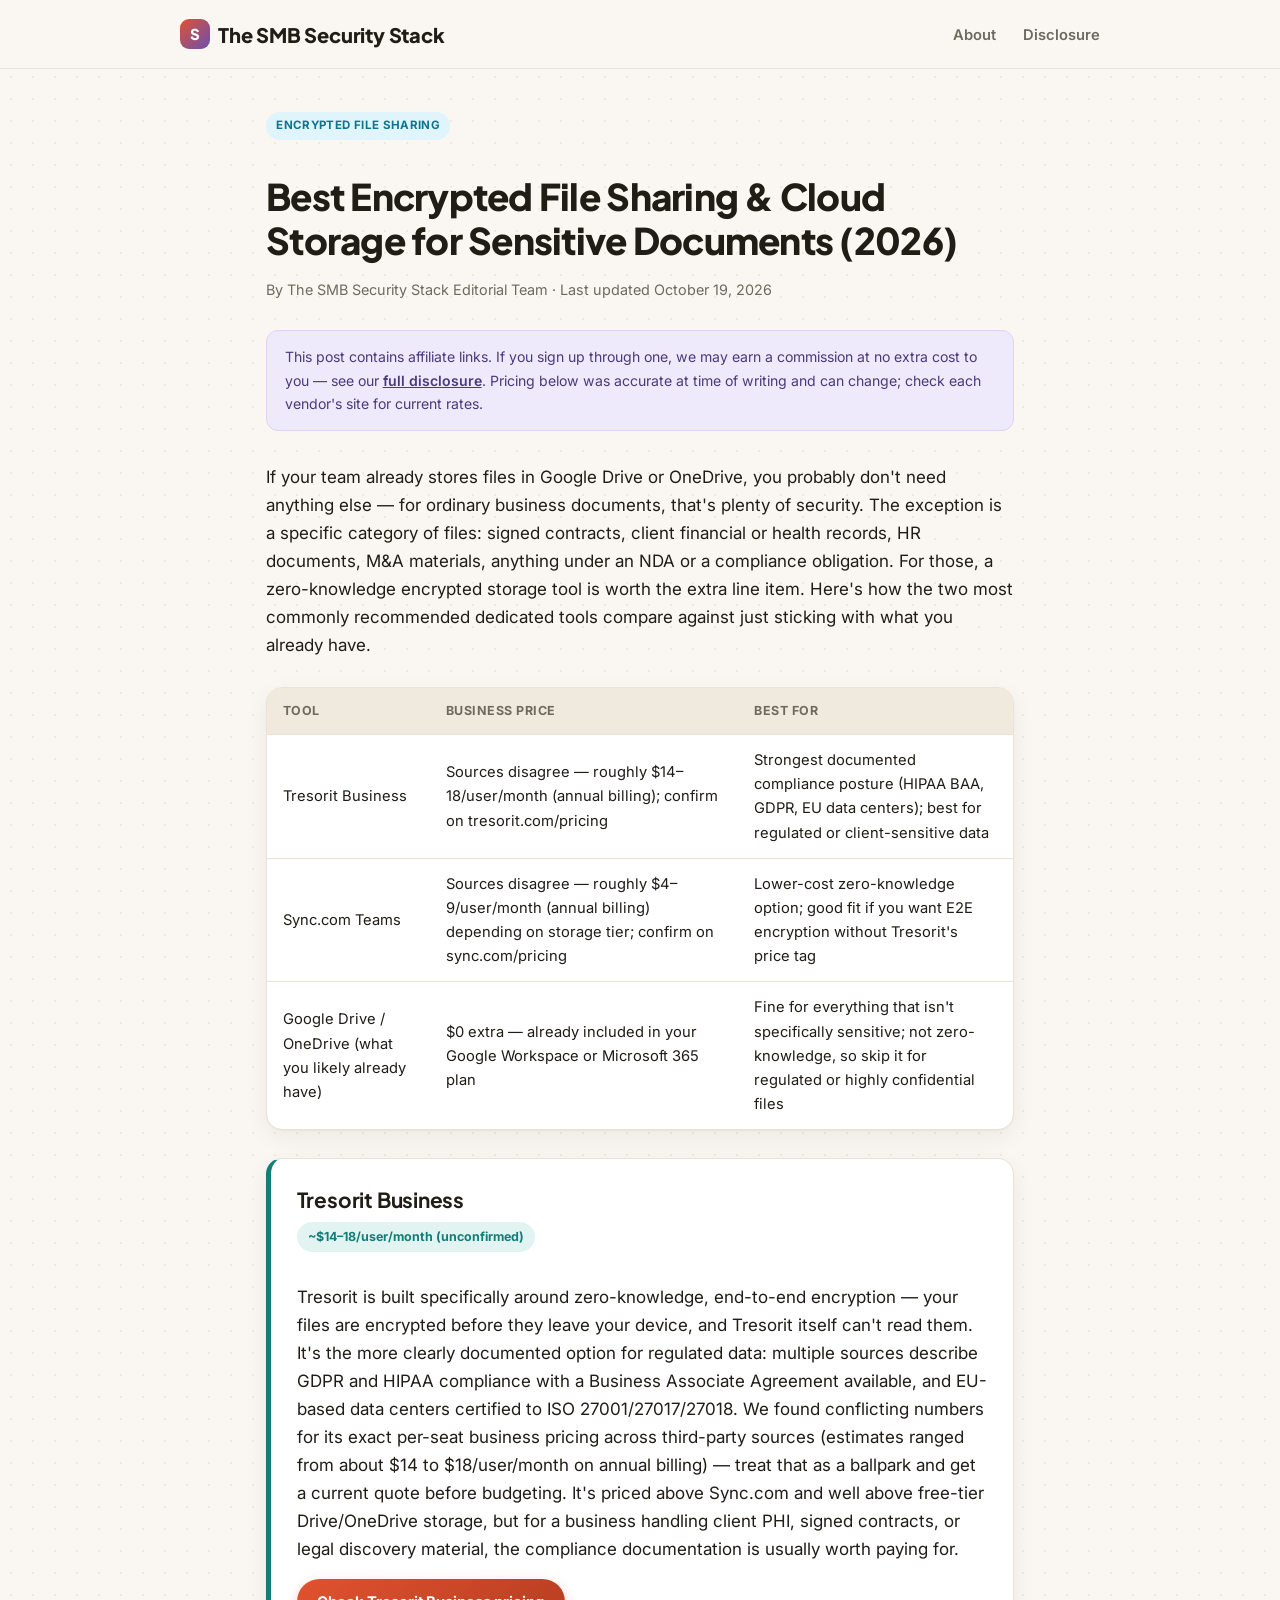
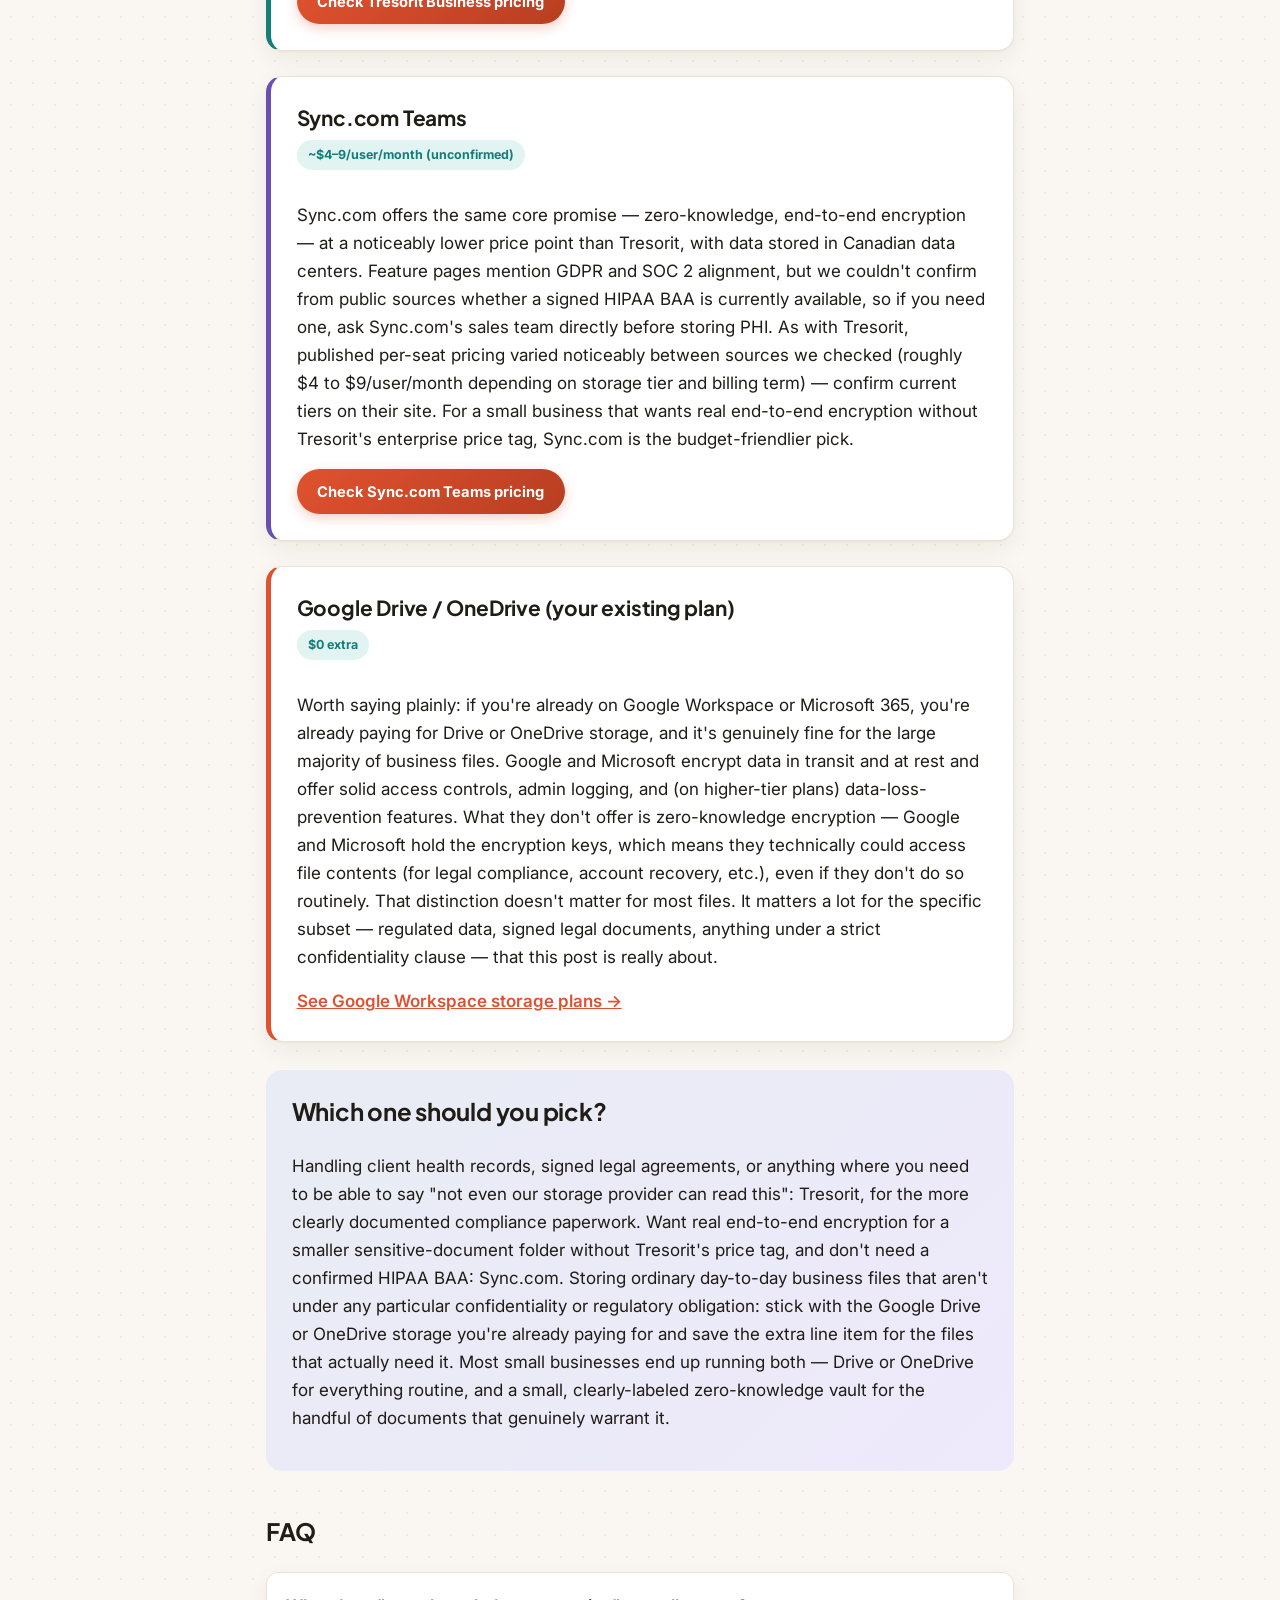
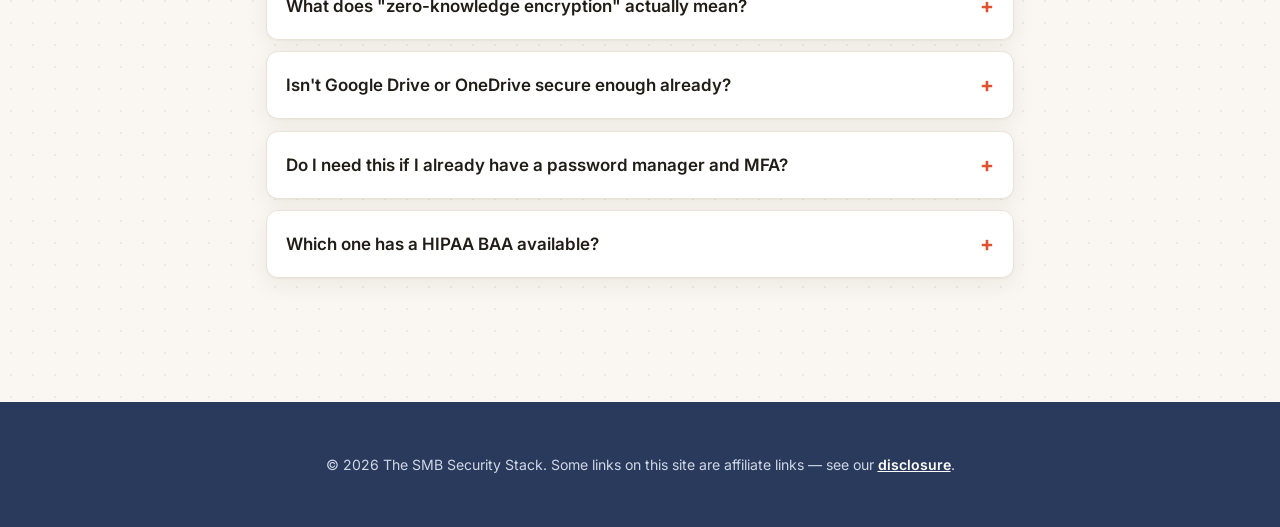
<file: posts/best-encrypted-file-sharing-for-sensitive-documents.html>
<!DOCTYPE html>
<html lang="en">
<head>
<meta charset="UTF-8">
<meta name="viewport" content="width=device-width, initial-scale=1.0">
<title>Best Encrypted File Sharing &amp; Cloud Storage for Sensitive Documents (2026)</title>
<meta name="description" content="Tresorit vs. Sync.com vs. your existing Google Drive/OneDrive — when a zero-knowledge encrypted storage tool is worth paying for on top of what you already have.">
<meta name="author" content="The SMB Security Stack Editorial Team">
<link rel="canonical" href="https://itsmaheenb-code.github.io/smb-security-stack/posts/best-encrypted-file-sharing-for-sensitive-documents.html">
<link rel="stylesheet" href="../assets/style.css">
<script type="application/ld+json">
{
  "@context": "https://schema.org",
  "@type": "Article",
  "headline": "Best Encrypted File Sharing & Cloud Storage for Sensitive Documents (2026)",
  "description": "Tresorit vs. Sync.com vs. your existing Google Drive/OneDrive — when a zero-knowledge encrypted storage tool is worth paying for on top of what you already have.",
  "author": { "@type": "Organization", "name": "The SMB Security Stack" },
  "publisher": { "@type": "Organization", "name": "The SMB Security Stack" },
  "datePublished": "2026-10-19",
  "dateModified": "2026-10-19"
}
</script>
<script type="application/ld+json">
{
  "@context": "https://schema.org",
  "@type": "FAQPage",
  "mainEntity": [
    {
      "@type": "Question",
      "name": "What does \"zero-knowledge encryption\" actually mean?",
      "acceptedAnswer": {
        "@type": "Answer",
        "text": "It means the files are encrypted on your device before they're uploaded, and the provider never holds the key to decrypt them — so even if their servers were breached or a staff member were compelled to hand over data, your files would be unreadable. Standard Google Drive and OneDrive encrypt files in transit and at rest, but Google and Microsoft hold the keys, so it's not zero-knowledge."
      }
    },
    {
      "@type": "Question",
      "name": "Isn't Google Drive or OneDrive secure enough already?",
      "acceptedAnswer": {
        "@type": "Answer",
        "text": "For most day-to-day business files, yes — both use strong encryption and access controls, and most small businesses never need more. The gap is specifically for documents where you need to guarantee that not even the storage provider can access the contents: signed contracts, client PHI or financial records, M&A due diligence, or anything under a strict confidentiality obligation."
      }
    },
    {
      "@type": "Question",
      "name": "Do I need this if I already have a password manager and MFA?",
      "acceptedAnswer": {
        "@type": "Answer",
        "text": "They solve different problems. A password manager and MFA protect who can log in to an account; zero-knowledge storage protects the files themselves even if an account, a server, or the provider's own infrastructure is compromised. Most small businesses with sensitive-document needs end up using both, not one instead of the other."
      }
    },
    {
      "@type": "Question",
      "name": "Which one has a HIPAA BAA available?",
      "acceptedAnswer": {
        "@type": "Answer",
        "text": "Tresorit publishes HIPAA compliance information and offers a Business Associate Agreement on its business plans, which is the clearer documented option of the two for handling PHI. We could not confirm from public sources whether Sync.com currently offers a signed BAA — if you need one, get written confirmation from each vendor's sales team before you store any protected health information."
      }
    }
  ]
}
</script>
</head>
<body>

<header class="site-header">
  <div class="wrap">
    <a class="site-title" href="../index.html"><span class="logo-badge">S</span>The SMB Security Stack</a>
    <nav class="site-nav">
      <a href="../about.html">About</a>
      <a href="../disclosure.html">Disclosure</a>
    </nav>
  </div>
</header>

<main>
  <span class="post-tag tag-filesharing">Encrypted File Sharing</span>
  <h1>Best Encrypted File Sharing &amp; Cloud Storage for Sensitive Documents (2026)</h1>
  <p class="byline">By The SMB Security Stack Editorial Team &middot; Last updated <time datetime="2026-10-19">October 19, 2026</time></p>

  <div class="disclosure-note">
    This post contains affiliate links. If you sign up through one, we may earn a
    commission at no extra cost to you — see our <a href="../disclosure.html">full disclosure</a>.
    Pricing below was accurate at time of writing and can change; check each vendor's
    site for current rates.
  </div>

  <p>
    If your team already stores files in Google Drive or OneDrive, you probably don't
    need anything else — for ordinary business documents, that's plenty of security.
    The exception is a specific category of files: signed contracts, client financial
    or health records, HR documents, M&amp;A materials, anything under an NDA or a
    compliance obligation. For those, a zero-knowledge encrypted storage tool is worth
    the extra line item. Here's how the two most commonly recommended dedicated tools
    compare against just sticking with what you already have.
  </p>

  <table>
    <tr>
      <th>Tool</th>
      <th>Business price</th>
      <th>Best for</th>
    </tr>
    <tr>
      <td>Tresorit Business</td>
      <td>Sources disagree — roughly $14&ndash;18/user/month (annual billing); confirm on tresorit.com/pricing</td>
      <td>Strongest documented compliance posture (HIPAA BAA, GDPR, EU data centers); best for regulated or client-sensitive data</td>
    </tr>
    <tr>
      <td>Sync.com Teams</td>
      <td>Sources disagree — roughly $4&ndash;9/user/month (annual billing) depending on storage tier; confirm on sync.com/pricing</td>
      <td>Lower-cost zero-knowledge option; good fit if you want E2E encryption without Tresorit's price tag</td>
    </tr>
    <tr>
      <td>Google Drive / OneDrive (what you likely already have)</td>
      <td>$0 extra &mdash; already included in your Google Workspace or Microsoft 365 plan</td>
      <td>Fine for everything that isn't specifically sensitive; not zero-knowledge, so skip it for regulated or highly confidential files</td>
    </tr>
  </table>

  <div class="tool-card">
    <h2>Tresorit Business</h2>
    <span class="price-chip">~$14&ndash;18/user/month (unconfirmed)</span>
    <p>
      Tresorit is built specifically around zero-knowledge, end-to-end encryption —
      your files are encrypted before they leave your device, and Tresorit itself
      can't read them. It's the more clearly documented option for regulated data:
      multiple sources describe GDPR and HIPAA compliance with a Business Associate
      Agreement available, and EU-based data centers certified to ISO 27001/27017/27018.
      We found conflicting numbers for its exact per-seat business pricing across
      third-party sources (estimates ranged from about $14 to $18/user/month on
      annual billing) — treat that as a ballpark and get a current quote before
      budgeting. It's priced above Sync.com and well above free-tier Drive/OneDrive
      storage, but for a business handling client PHI, signed contracts, or legal
      discovery material, the compliance documentation is usually worth paying for.
    </p>
    <a class="cta" href="https://tresorit.com/pricing" rel="nofollow sponsored"><!-- AFF:tresorit -->Check Tresorit Business pricing</a>
  </div>

  <div class="tool-card">
    <h2>Sync.com Teams</h2>
    <span class="price-chip">~$4&ndash;9/user/month (unconfirmed)</span>
    <p>
      Sync.com offers the same core promise — zero-knowledge, end-to-end
      encryption — at a noticeably lower price point than Tresorit, with data
      stored in Canadian data centers. Feature pages mention GDPR and SOC 2
      alignment, but we couldn't confirm from public sources whether a signed
      HIPAA BAA is currently available, so if you need one, ask Sync.com's sales
      team directly before storing PHI. As with Tresorit, published per-seat
      pricing varied noticeably between sources we checked (roughly $4 to
      $9/user/month depending on storage tier and billing term) — confirm current
      tiers on their site. For a small business that wants real end-to-end
      encryption without Tresorit's enterprise price tag, Sync.com is the
      budget-friendlier pick.
    </p>
    <a class="cta" href="https://sync.com/pricing/" rel="nofollow sponsored"><!-- AFF:synccom -->Check Sync.com Teams pricing</a>
  </div>

  <div class="tool-card">
    <h2>Google Drive / OneDrive (your existing plan)</h2>
    <span class="price-chip">$0 extra</span>
    <p>
      Worth saying plainly: if you're already on Google Workspace or Microsoft 365,
      you're already paying for Drive or OneDrive storage, and it's genuinely fine
      for the large majority of business files. Google and Microsoft encrypt data
      in transit and at rest and offer solid access controls, admin logging, and
      (on higher-tier plans) data-loss-prevention features. What they don't offer
      is zero-knowledge encryption — Google and Microsoft hold the encryption keys,
      which means they technically could access file contents (for legal compliance,
      account recovery, etc.), even if they don't do so routinely. That distinction
      doesn't matter for most files. It matters a lot for the specific subset —
      regulated data, signed legal documents, anything under a strict confidentiality
      clause — that this post is really about.
    </p>
    <a class="plain-link" href="https://workspace.google.com/pricing">See Google Workspace storage plans &rarr;</a>
  </div>

  <div class="verdict-box">
    <h2>Which one should you pick?</h2>
    <p>
      Handling client health records, signed legal agreements, or anything where
      you need to be able to say "not even our storage provider can read this":
      Tresorit, for the more clearly documented compliance paperwork. Want real
      end-to-end encryption for a smaller sensitive-document folder without
      Tresorit's price tag, and don't need a confirmed HIPAA BAA: Sync.com. Storing
      ordinary day-to-day business files that aren't under any particular
      confidentiality or regulatory obligation: stick with the Google Drive or
      OneDrive storage you're already paying for and save the extra line item for
      the files that actually need it. Most small businesses end up running both —
      Drive or OneDrive for everything routine, and a small, clearly-labeled
      zero-knowledge vault for the handful of documents that genuinely warrant it.
    </p>
  </div>

  <h2>FAQ</h2>

  <details class="faq-item">
    <summary>What does "zero-knowledge encryption" actually mean?</summary>
    <p class="faq-answer">
      It means the files are encrypted on your device before they're uploaded, and
      the provider never holds the key to decrypt them — so even if their servers
      were breached or a staff member were compelled to hand over data, your files
      would be unreadable. Standard Google Drive and OneDrive encrypt files in
      transit and at rest, but Google and Microsoft hold the keys, so it's not
      zero-knowledge.
    </p>
  </details>

  <details class="faq-item">
    <summary>Isn't Google Drive or OneDrive secure enough already?</summary>
    <p class="faq-answer">
      For most day-to-day business files, yes — both use strong encryption and
      access controls, and most small businesses never need more. The gap is
      specifically for documents where you need to guarantee that not even the
      storage provider can access the contents: signed contracts, client PHI or
      financial records, M&amp;A due diligence, or anything under a strict
      confidentiality obligation.
    </p>
  </details>

  <details class="faq-item">
    <summary>Do I need this if I already have a password manager and MFA?</summary>
    <p class="faq-answer">
      They solve different problems. A password manager and MFA protect who can
      log in to an account; zero-knowledge storage protects the files themselves
      even if an account, a server, or the provider's own infrastructure is
      compromised. Most small businesses with sensitive-document needs end up
      using both, not one instead of the other.
    </p>
  </details>

  <details class="faq-item">
    <summary>Which one has a HIPAA BAA available?</summary>
    <p class="faq-answer">
      Tresorit publishes HIPAA compliance information and offers a Business
      Associate Agreement on its business plans, which is the clearer documented
      option of the two for handling PHI. We could not confirm from public sources
      whether Sync.com currently offers a signed BAA — if you need one, get written
      confirmation from each vendor's sales team before you store any protected
      health information.
    </p>
  </details>
</main>

<footer class="site-footer">
  <p>&copy; 2026 The SMB Security Stack. Some links on this site are affiliate links — see our <a href="../disclosure.html">disclosure</a>.</p>
</footer>

</body>
</html>
</file>
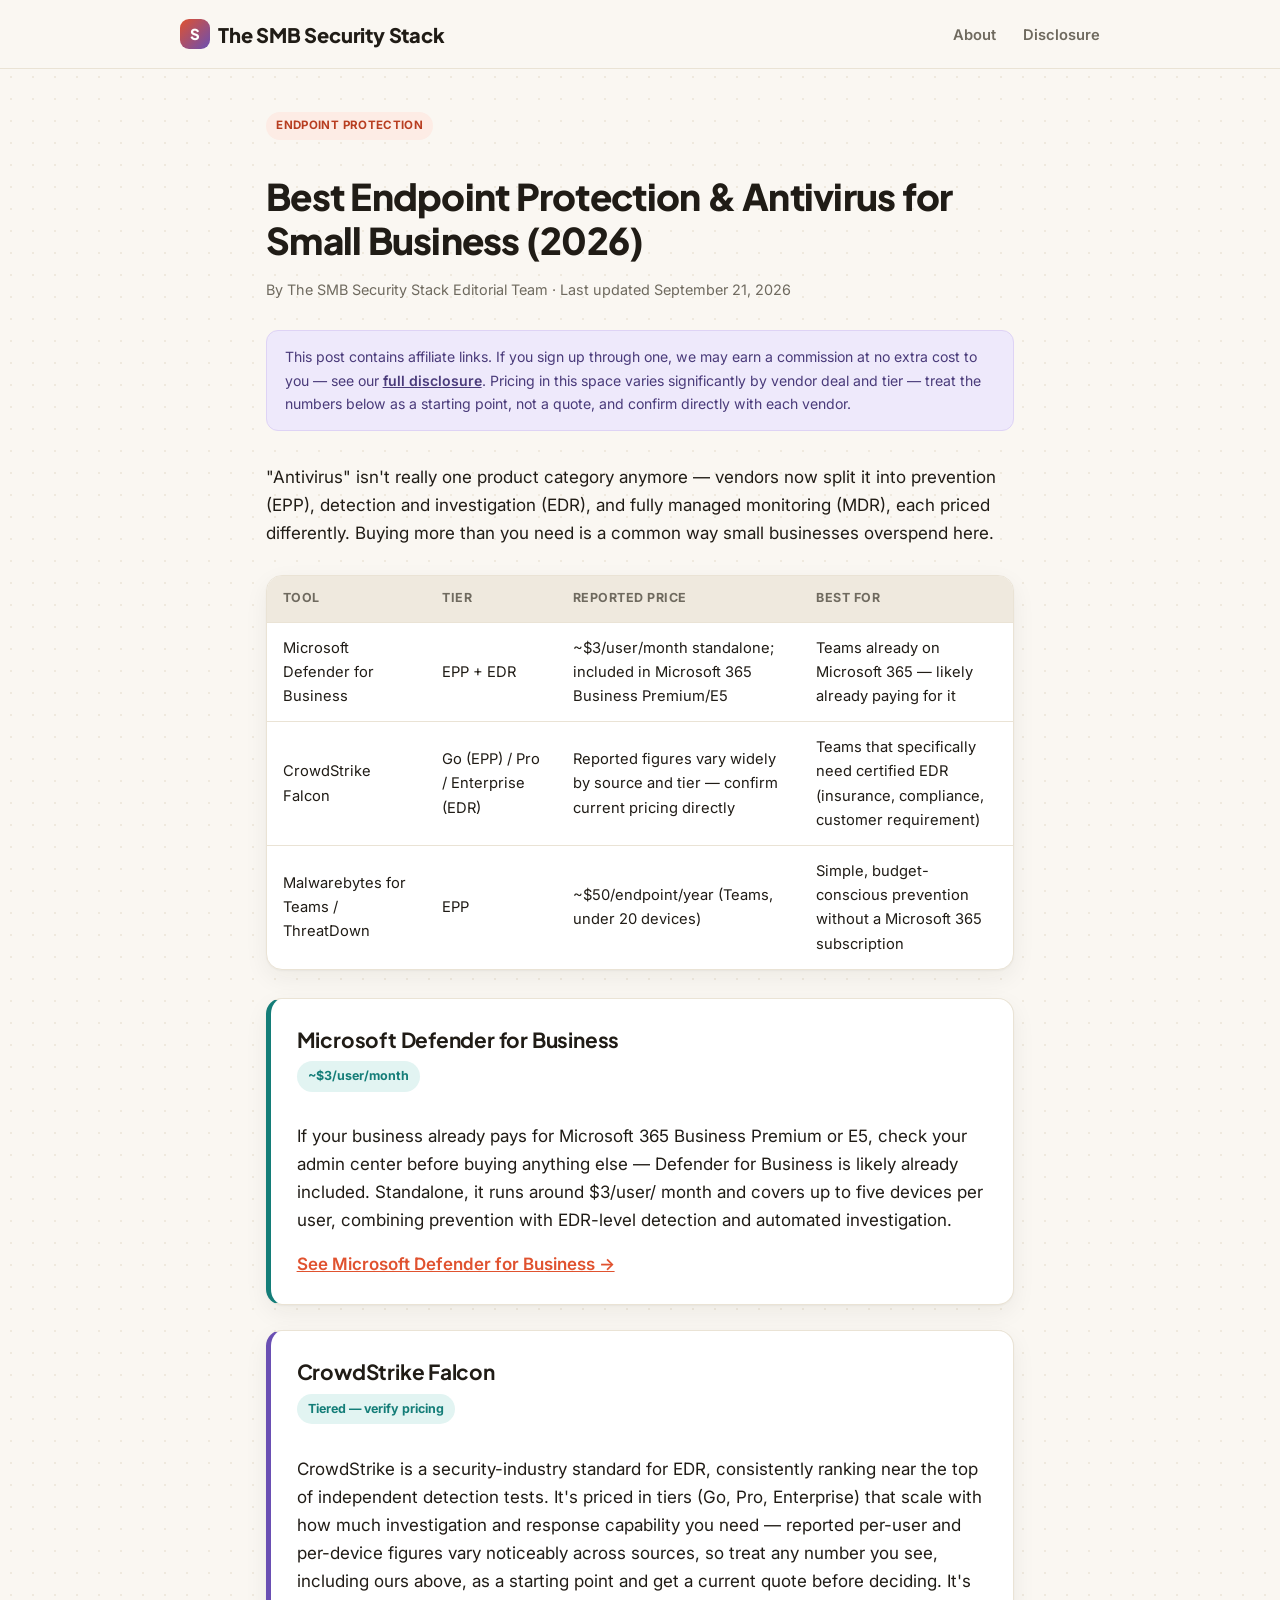
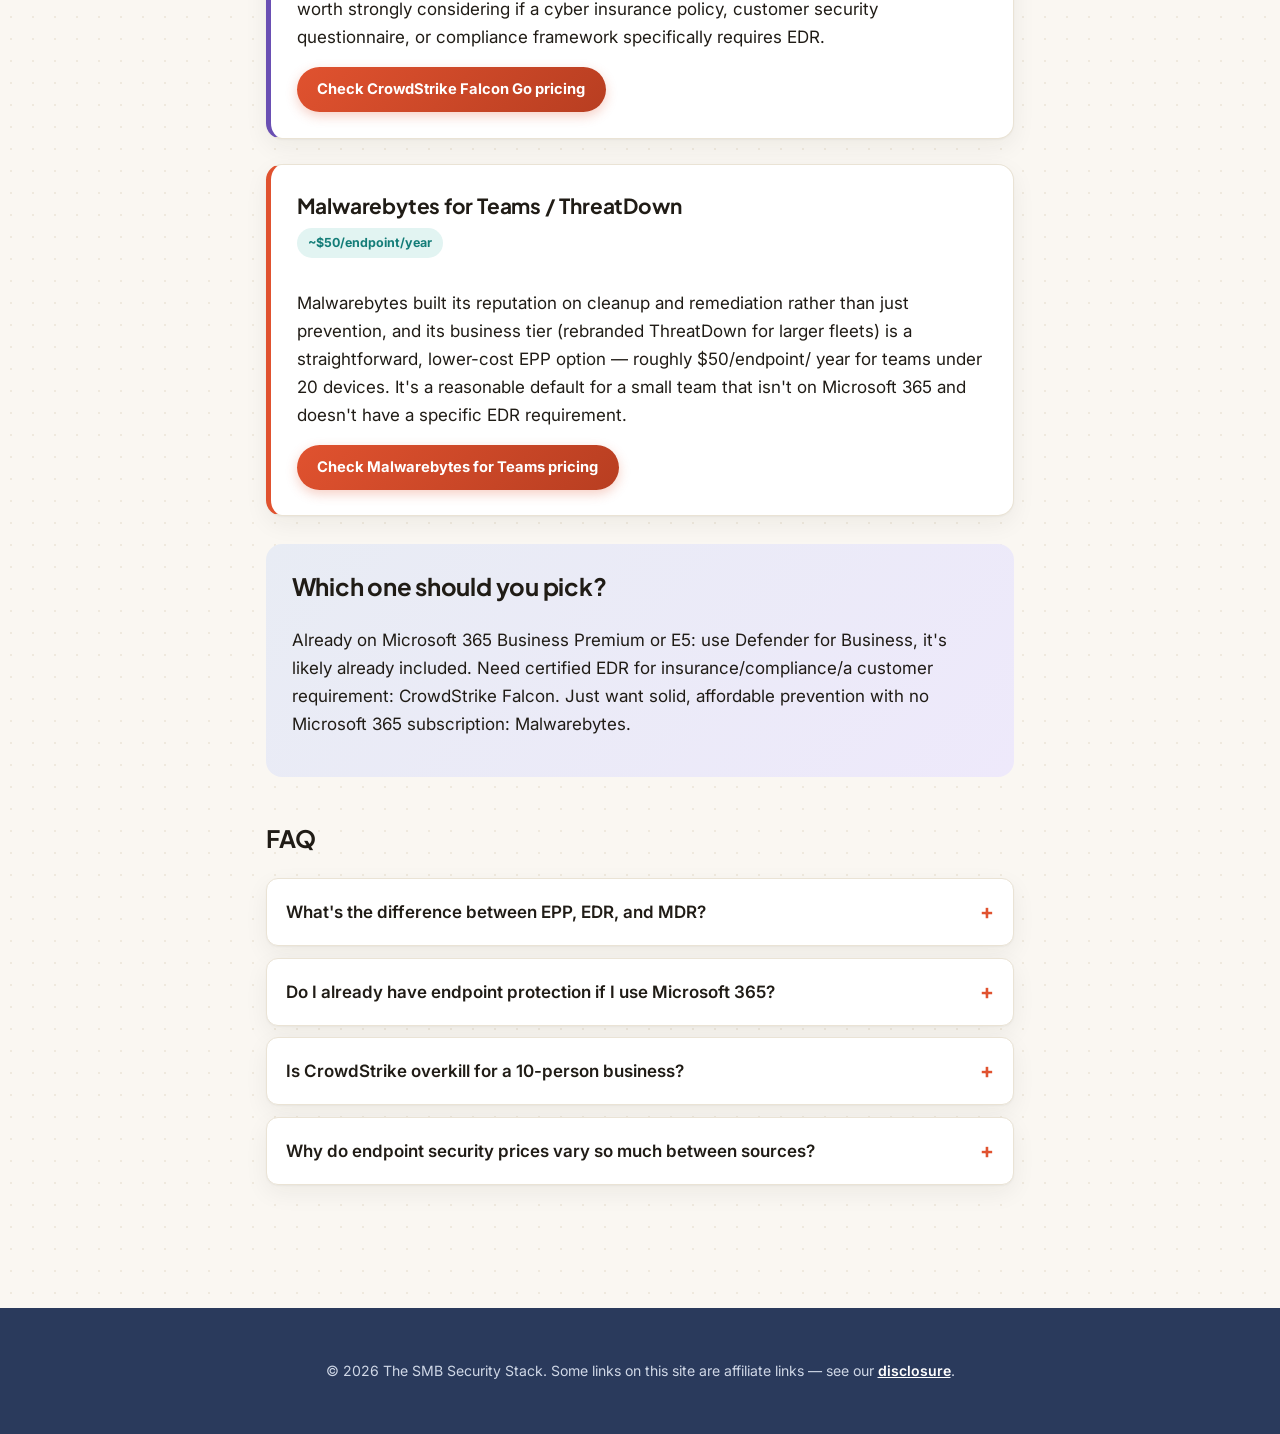
<file: posts/best-endpoint-protection-for-small-business.html>
<!DOCTYPE html>
<html lang="en">
<head>
<meta charset="UTF-8">
<meta name="viewport" content="width=device-width, initial-scale=1.0">
<title>Best Endpoint Protection & Antivirus for Small Business (2026)</title>
<meta name="description" content="Microsoft Defender for Business vs CrowdStrike Falcon vs Malwarebytes for small business — what EPP, EDR, and MDR actually mean and which tier you need.">
<meta name="author" content="The SMB Security Stack Editorial Team">
<link rel="canonical" href="https://itsmaheenb-code.github.io/smb-security-stack/posts/best-endpoint-protection-for-small-business.html">
<link rel="stylesheet" href="../assets/style.css">
<script type="application/ld+json">
{
  "@context": "https://schema.org",
  "@type": "Article",
  "headline": "Best Endpoint Protection & Antivirus for Small Business (2026)",
  "description": "Microsoft Defender for Business vs CrowdStrike Falcon vs Malwarebytes for small business — what EPP, EDR, and MDR actually mean and which tier you need.",
  "author": { "@type": "Organization", "name": "The SMB Security Stack" },
  "publisher": { "@type": "Organization", "name": "The SMB Security Stack" },
  "datePublished": "2026-09-21",
  "dateModified": "2026-09-21"
}
</script>
<script type="application/ld+json">
{
  "@context": "https://schema.org",
  "@type": "FAQPage",
  "mainEntity": [
    {
      "@type": "Question",
      "name": "What's the difference between EPP, EDR, and MDR?",
      "acceptedAnswer": {
        "@type": "Answer",
        "text": "EPP (endpoint protection platform) is traditional antivirus — it blocks known malware before it runs. EDR (endpoint detection and response) adds behavioral monitoring to catch threats that get past prevention, plus tools to investigate and respond. MDR (managed detection and response) adds a human team that watches those EDR alerts for you, for businesses without in-house security staff."
      }
    },
    {
      "@type": "Question",
      "name": "Do I already have endpoint protection if I use Microsoft 365?",
      "acceptedAnswer": {
        "@type": "Answer",
        "text": "If you're on Microsoft 365 Business Premium or E5, Microsoft Defender for Business is already included at no extra cost — check your current plan before paying for a separate tool. Lower Microsoft 365 tiers don't include it and would need it added separately."
      }
    },
    {
      "@type": "Question",
      "name": "Is CrowdStrike overkill for a 10-person business?",
      "acceptedAnswer": {
        "@type": "Answer",
        "text": "Often, yes, unless you're specifically required to have EDR for a cyber insurance policy, a customer security questionnaire, or a compliance requirement. For most small teams without that specific requirement, Microsoft Defender for Business or Malwarebytes covers the practical risk at a fraction of the cost."
      }
    },
    {
      "@type": "Question",
      "name": "Why do endpoint security prices vary so much between sources?",
      "acceptedAnswer": {
        "@type": "Answer",
        "text": "Vendors in this space price by tier (EPP vs. EDR vs. MDR), by commitment length, and often negotiate per-deal for business customers — so publicly quoted numbers vary more than in simpler software categories. Always confirm current pricing directly with the vendor for your team size before deciding."
      }
    }
  ]
}
</script>
</head>
<body>

<header class="site-header">
  <div class="wrap">
    <a class="site-title" href="../index.html"><span class="logo-badge">S</span>The SMB Security Stack</a>
    <nav class="site-nav">
      <a href="../about.html">About</a>
      <a href="../disclosure.html">Disclosure</a>
    </nav>
  </div>
</header>

<main>
  <span class="post-tag tag-endpoint">Endpoint Protection</span>
  <h1>Best Endpoint Protection &amp; Antivirus for Small Business (2026)</h1>
  <p class="byline">By The SMB Security Stack Editorial Team &middot; Last updated <time datetime="2026-09-21">September 21, 2026</time></p>

  <div class="disclosure-note">
    This post contains affiliate links. If you sign up through one, we may earn a
    commission at no extra cost to you — see our <a href="../disclosure.html">full disclosure</a>.
    Pricing in this space varies significantly by vendor deal and tier — treat the
    numbers below as a starting point, not a quote, and confirm directly with each vendor.
  </div>

  <p>
    "Antivirus" isn't really one product category anymore — vendors now split
    it into prevention (EPP), detection and investigation (EDR), and fully
    managed monitoring (MDR), each priced differently. Buying more than you
    need is a common way small businesses overspend here.
  </p>

  <table>
    <tr>
      <th>Tool</th>
      <th>Tier</th>
      <th>Reported price</th>
      <th>Best for</th>
    </tr>
    <tr>
      <td>Microsoft Defender for Business</td>
      <td>EPP + EDR</td>
      <td>~$3/user/month standalone; included in Microsoft 365 Business Premium/E5</td>
      <td>Teams already on Microsoft 365 — likely already paying for it</td>
    </tr>
    <tr>
      <td>CrowdStrike Falcon</td>
      <td>Go (EPP) / Pro / Enterprise (EDR)</td>
      <td>Reported figures vary widely by source and tier — confirm current pricing directly</td>
      <td>Teams that specifically need certified EDR (insurance, compliance, customer requirement)</td>
    </tr>
    <tr>
      <td>Malwarebytes for Teams / ThreatDown</td>
      <td>EPP</td>
      <td>~$50/endpoint/year (Teams, under 20 devices)</td>
      <td>Simple, budget-conscious prevention without a Microsoft 365 subscription</td>
    </tr>
  </table>

  <div class="tool-card">
    <h2>Microsoft Defender for Business</h2>
    <span class="price-chip">~$3/user/month</span>
    <p>
      If your business already pays for Microsoft 365 Business Premium or E5,
      check your admin center before buying anything else — Defender for
      Business is likely already included. Standalone, it runs around $3/user/
      month and covers up to five devices per user, combining prevention with
      EDR-level detection and automated investigation.
    </p>
    <a class="plain-link" href="https://www.microsoft.com/en-us/security/business/endpoint-security/microsoft-defender-business">See Microsoft Defender for Business &rarr;</a>
  </div>

  <div class="tool-card">
    <h2>CrowdStrike Falcon</h2>
    <span class="price-chip">Tiered — verify pricing</span>
    <p>
      CrowdStrike is a security-industry standard for EDR, consistently ranking
      near the top of independent detection tests. It's priced in tiers (Go,
      Pro, Enterprise) that scale with how much investigation and response
      capability you need — reported per-user and per-device figures vary
      noticeably across sources, so treat any number you see, including ours
      above, as a starting point and get a current quote before deciding. It's
      worth strongly considering if a cyber insurance policy, customer
      security questionnaire, or compliance framework specifically requires EDR.
    </p>
    <a class="cta" href="https://www.crowdstrike.com/en-us/products/bundles/falcon-go/" rel="nofollow sponsored"><!-- AFF:crowdstrike -->Check CrowdStrike Falcon Go pricing</a>
  </div>

  <div class="tool-card">
    <h2>Malwarebytes for Teams / ThreatDown</h2>
    <span class="price-chip">~$50/endpoint/year</span>
    <p>
      Malwarebytes built its reputation on cleanup and remediation rather than
      just prevention, and its business tier (rebranded ThreatDown for larger
      fleets) is a straightforward, lower-cost EPP option — roughly $50/endpoint/
      year for teams under 20 devices. It's a reasonable default for a small
      team that isn't on Microsoft 365 and doesn't have a specific EDR requirement.
    </p>
    <a class="cta" href="https://www.malwarebytes.com/business" rel="nofollow sponsored"><!-- AFF:malwarebytes -->Check Malwarebytes for Teams pricing</a>
  </div>

  <div class="verdict-box">
    <h2>Which one should you pick?</h2>
    <p>
      Already on Microsoft 365 Business Premium or E5: use Defender for
      Business, it's likely already included. Need certified EDR for
      insurance/compliance/a customer requirement: CrowdStrike Falcon. Just want
      solid, affordable prevention with no Microsoft 365 subscription: Malwarebytes.
    </p>
  </div>

  <h2>FAQ</h2>

  <details class="faq-item">
    <summary>What's the difference between EPP, EDR, and MDR?</summary>
    <p class="faq-answer">
      EPP (endpoint protection platform) is traditional antivirus — it blocks
      known malware before it runs. EDR (endpoint detection and response) adds
      behavioral monitoring to catch threats that get past prevention, plus
      tools to investigate and respond. MDR (managed detection and response)
      adds a human team that watches those EDR alerts for you, for businesses
      without in-house security staff.
    </p>
  </details>

  <details class="faq-item">
    <summary>Do I already have endpoint protection if I use Microsoft 365?</summary>
    <p class="faq-answer">
      If you're on Microsoft 365 Business Premium or E5, Microsoft Defender for
      Business is already included at no extra cost — check your current plan
      before paying for a separate tool. Lower Microsoft 365 tiers don't
      include it and would need it added separately.
    </p>
  </details>

  <details class="faq-item">
    <summary>Is CrowdStrike overkill for a 10-person business?</summary>
    <p class="faq-answer">
      Often, yes, unless you're specifically required to have EDR for a cyber
      insurance policy, a customer security questionnaire, or a compliance
      requirement. For most small teams without that specific requirement,
      Microsoft Defender for Business or Malwarebytes covers the practical risk
      at a fraction of the cost.
    </p>
  </details>

  <details class="faq-item">
    <summary>Why do endpoint security prices vary so much between sources?</summary>
    <p class="faq-answer">
      Vendors in this space price by tier (EPP vs. EDR vs. MDR), by commitment
      length, and often negotiate per-deal for business customers — so publicly
      quoted numbers vary more than in simpler software categories. Always
      confirm current pricing directly with the vendor for your team size
      before deciding.
    </p>
  </details>
</main>

<footer class="site-footer">
  <p>&copy; 2026 The SMB Security Stack. Some links on this site are affiliate links — see our <a href="../disclosure.html">disclosure</a>.</p>
</footer>

</body>
</html>
</file>
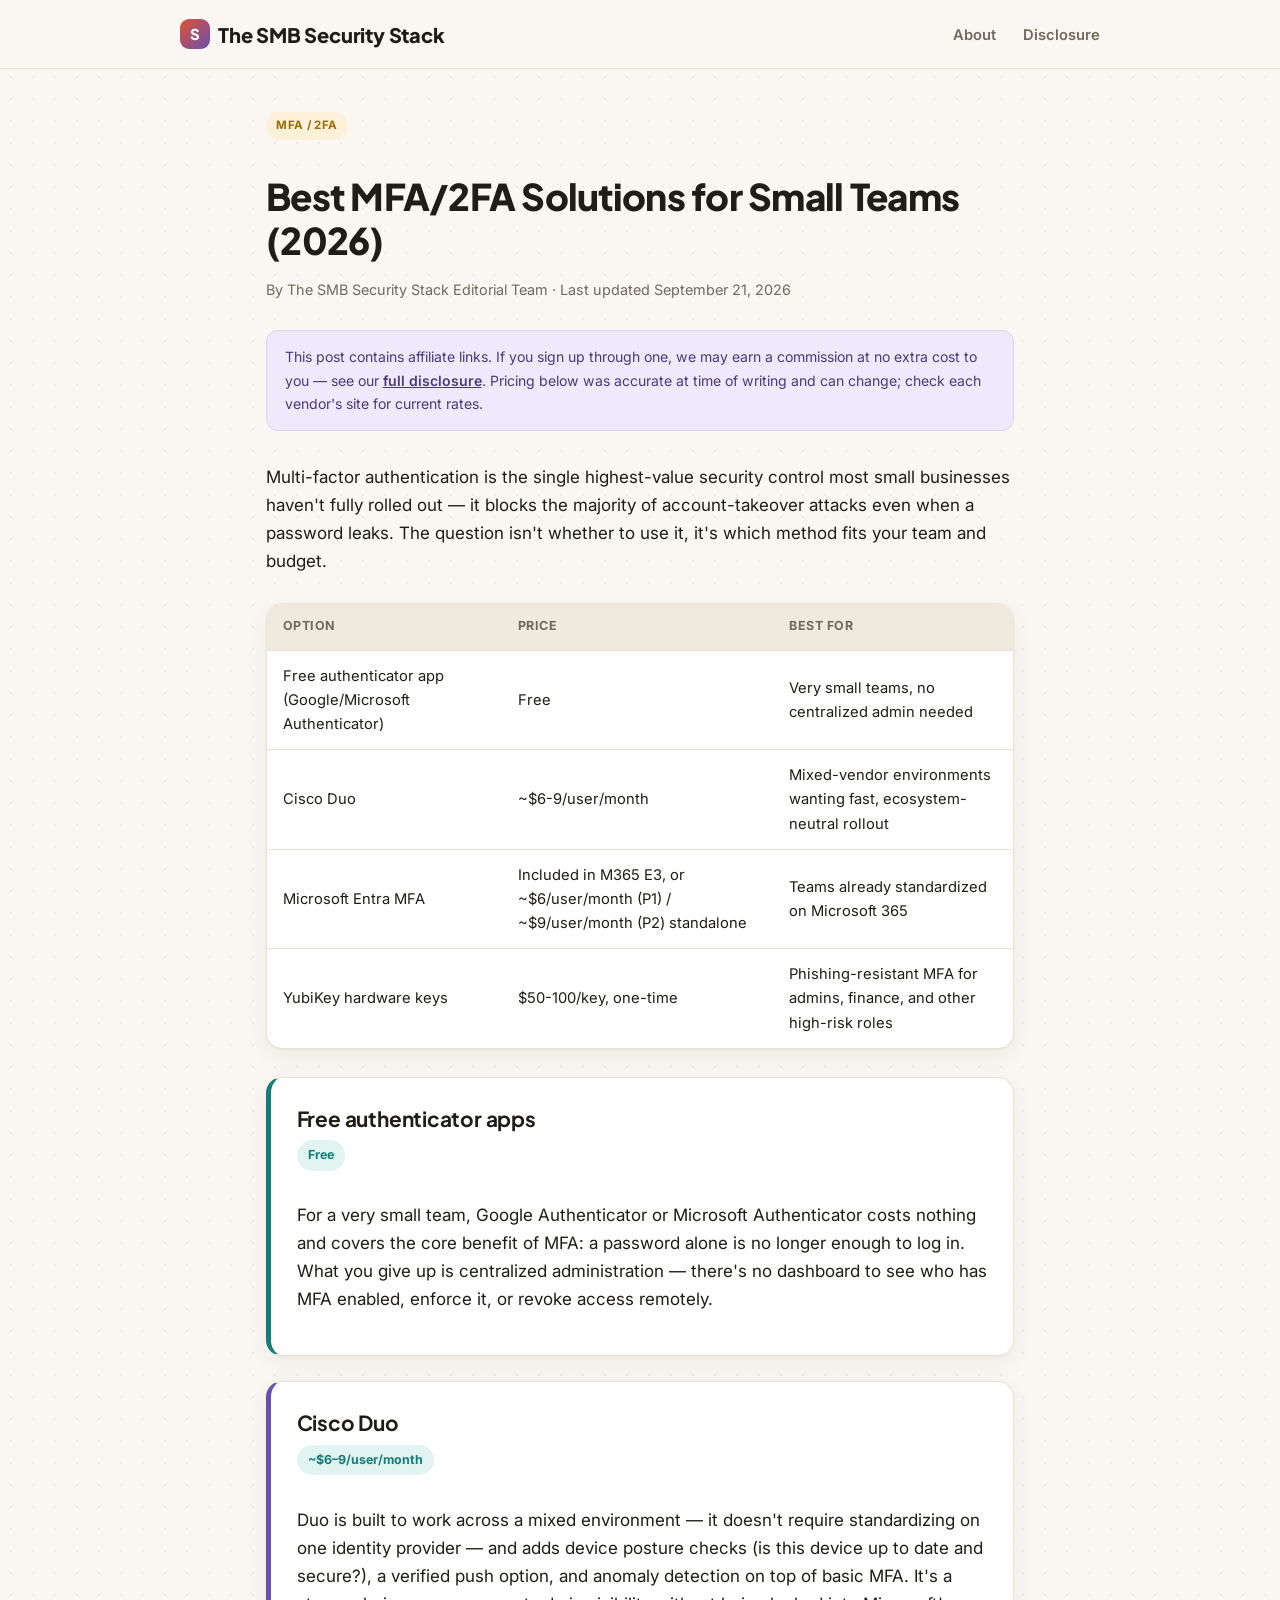
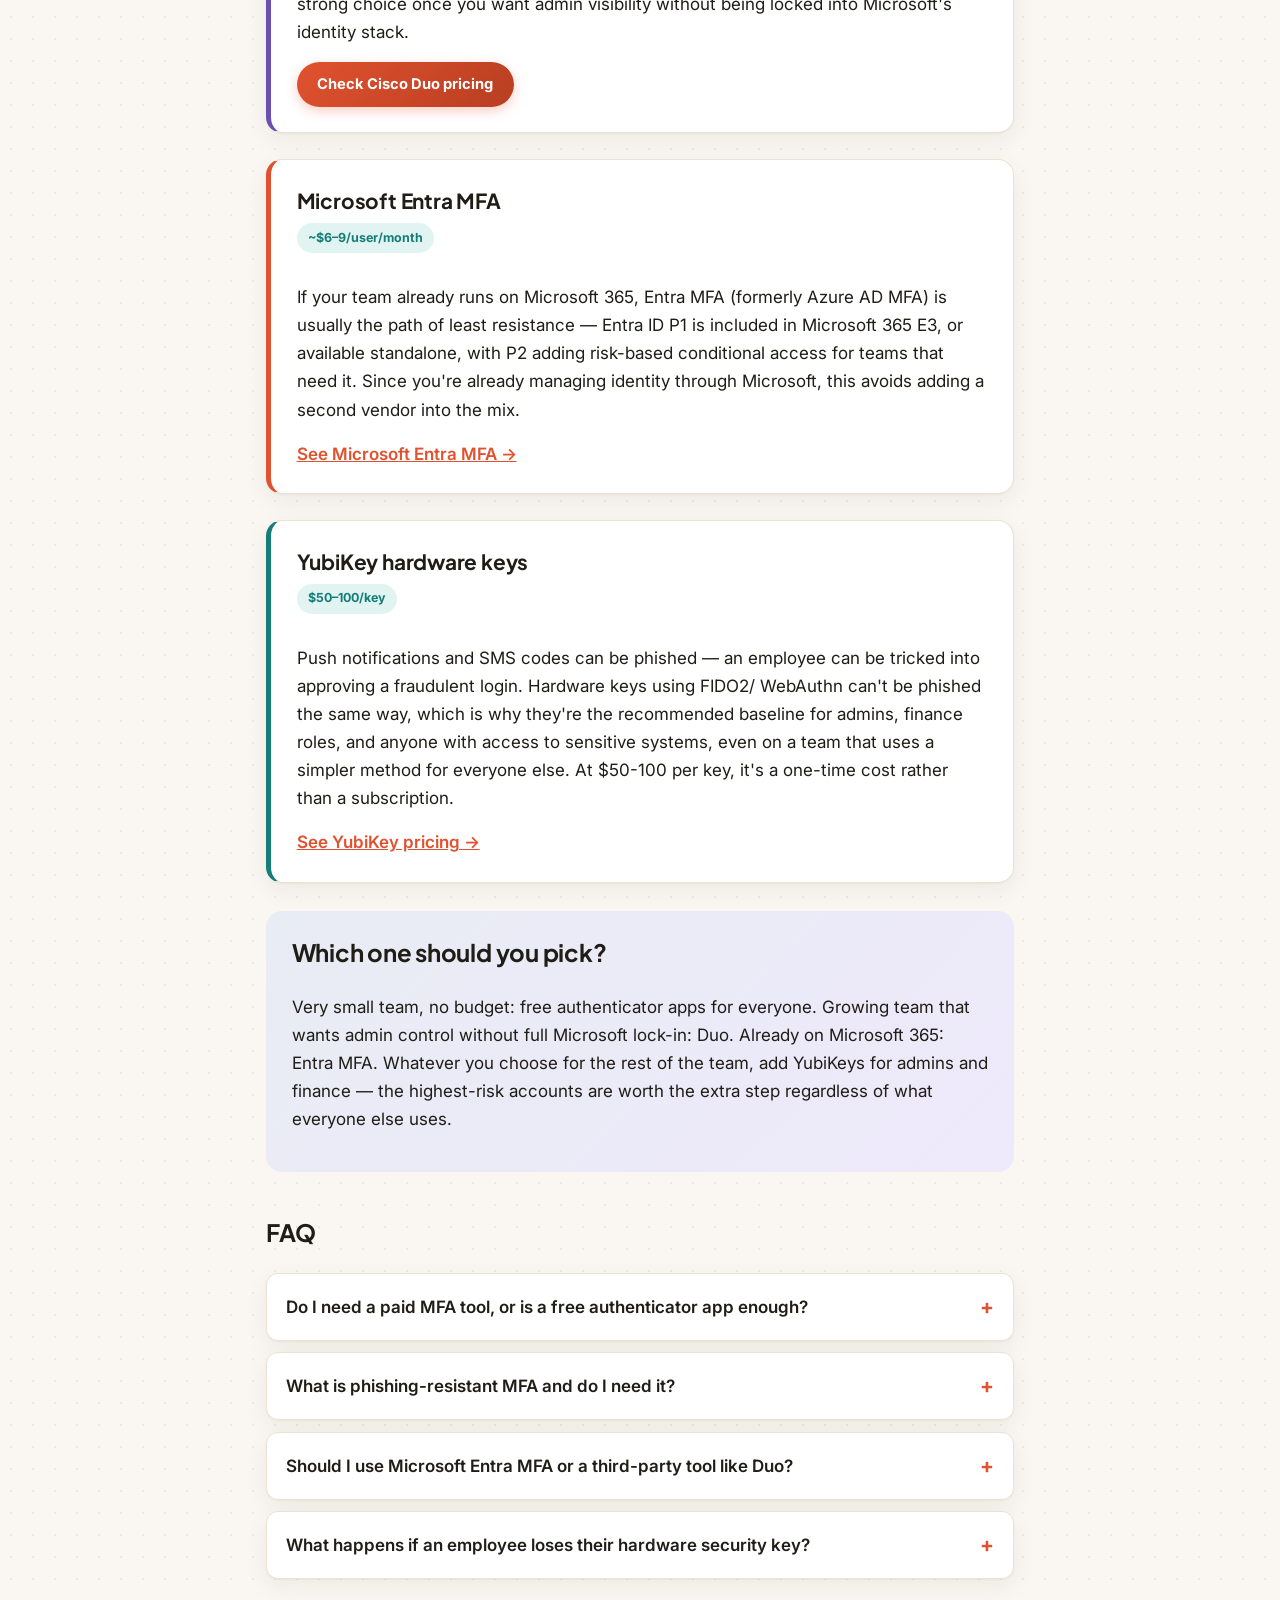
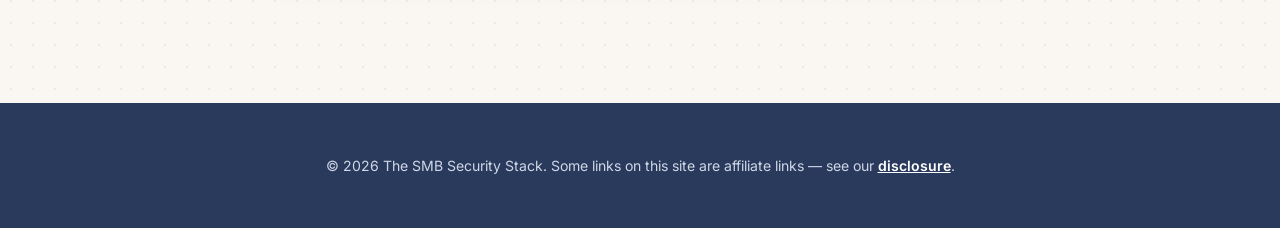
<file: posts/best-mfa-2fa-for-small-teams.html>
<!DOCTYPE html>
<html lang="en">
<head>
<meta charset="UTF-8">
<meta name="viewport" content="width=device-width, initial-scale=1.0">
<title>Best MFA/2FA Solutions for Small Teams (2026)</title>
<meta name="description" content="Cisco Duo vs Microsoft Entra MFA vs YubiKey hardware keys vs free authenticator apps — what a small team actually needs for multi-factor authentication.">
<meta name="author" content="The SMB Security Stack Editorial Team">
<link rel="canonical" href="https://itsmaheenb-code.github.io/smb-security-stack/posts/best-mfa-2fa-for-small-teams.html">
<link rel="stylesheet" href="../assets/style.css">
<script type="application/ld+json">
{
  "@context": "https://schema.org",
  "@type": "Article",
  "headline": "Best MFA/2FA Solutions for Small Teams (2026)",
  "description": "Cisco Duo vs Microsoft Entra MFA vs YubiKey hardware keys vs free authenticator apps — what a small team actually needs for multi-factor authentication.",
  "author": { "@type": "Organization", "name": "The SMB Security Stack" },
  "publisher": { "@type": "Organization", "name": "The SMB Security Stack" },
  "datePublished": "2026-09-21",
  "dateModified": "2026-09-21"
}
</script>
<script type="application/ld+json">
{
  "@context": "https://schema.org",
  "@type": "FAQPage",
  "mainEntity": [
    {
      "@type": "Question",
      "name": "Do I need a paid MFA tool, or is a free authenticator app enough?",
      "acceptedAnswer": {
        "@type": "Answer",
        "text": "For a very small team, a free authenticator app (Google Authenticator, Microsoft Authenticator) covers the core security benefit at $0. Paid tools like Duo or Entra MFA add centralized admin control, device posture checks, and enforced policies across the team — worth it once you're managing MFA for more than a handful of people."
      }
    },
    {
      "@type": "Question",
      "name": "What is phishing-resistant MFA and do I need it?",
      "acceptedAnswer": {
        "@type": "Answer",
        "text": "SMS codes and push notifications can be phished or socially engineered (a user tricked into approving a fraudulent login). Phishing-resistant MFA — hardware keys like YubiKey using FIDO2/WebAuthn — can't be phished this way. It's worth the extra cost for admins, finance roles, and anyone with access to sensitive systems, even if the rest of the team uses a simpler method."
      }
    },
    {
      "@type": "Question",
      "name": "Should I use Microsoft Entra MFA or a third-party tool like Duo?",
      "acceptedAnswer": {
        "@type": "Answer",
        "text": "If your team is already on Microsoft 365, Entra MFA is often the simplest choice since it's built into identity you're already managing. Duo is a stronger fit for a mixed environment — a team not fully standardized on Microsoft, or one that wants MFA decoupled from a single identity vendor."
      }
    },
    {
      "@type": "Question",
      "name": "What happens if an employee loses their hardware security key?",
      "acceptedAnswer": {
        "@type": "Answer",
        "text": "This is why every MFA rollout needs backup authentication methods configured per user (a second registered key, a backup code, or a fallback app) before it's needed — plan for lost-key recovery during setup, not after someone is locked out."
      }
    }
  ]
}
</script>
</head>
<body>

<header class="site-header">
  <div class="wrap">
    <a class="site-title" href="../index.html"><span class="logo-badge">S</span>The SMB Security Stack</a>
    <nav class="site-nav">
      <a href="../about.html">About</a>
      <a href="../disclosure.html">Disclosure</a>
    </nav>
  </div>
</header>

<main>
  <span class="post-tag tag-mfa">MFA / 2FA</span>
  <h1>Best MFA/2FA Solutions for Small Teams (2026)</h1>
  <p class="byline">By The SMB Security Stack Editorial Team &middot; Last updated <time datetime="2026-09-21">September 21, 2026</time></p>

  <div class="disclosure-note">
    This post contains affiliate links. If you sign up through one, we may earn a
    commission at no extra cost to you — see our <a href="../disclosure.html">full disclosure</a>.
    Pricing below was accurate at time of writing and can change; check each vendor's
    site for current rates.
  </div>

  <p>
    Multi-factor authentication is the single highest-value security control
    most small businesses haven't fully rolled out — it blocks the majority
    of account-takeover attacks even when a password leaks. The question
    isn't whether to use it, it's which method fits your team and budget.
  </p>

  <table>
    <tr>
      <th>Option</th>
      <th>Price</th>
      <th>Best for</th>
    </tr>
    <tr>
      <td>Free authenticator app (Google/Microsoft Authenticator)</td>
      <td>Free</td>
      <td>Very small teams, no centralized admin needed</td>
    </tr>
    <tr>
      <td>Cisco Duo</td>
      <td>~$6-9/user/month</td>
      <td>Mixed-vendor environments wanting fast, ecosystem-neutral rollout</td>
    </tr>
    <tr>
      <td>Microsoft Entra MFA</td>
      <td>Included in M365 E3, or ~$6/user/month (P1) / ~$9/user/month (P2) standalone</td>
      <td>Teams already standardized on Microsoft 365</td>
    </tr>
    <tr>
      <td>YubiKey hardware keys</td>
      <td>$50-100/key, one-time</td>
      <td>Phishing-resistant MFA for admins, finance, and other high-risk roles</td>
    </tr>
  </table>

  <div class="tool-card">
    <h2>Free authenticator apps</h2>
    <span class="price-chip">Free</span>
    <p>
      For a very small team, Google Authenticator or Microsoft Authenticator
      costs nothing and covers the core benefit of MFA: a password alone is no
      longer enough to log in. What you give up is centralized administration —
      there's no dashboard to see who has MFA enabled, enforce it, or revoke
      access remotely.
    </p>
  </div>

  <div class="tool-card">
    <h2>Cisco Duo</h2>
    <span class="price-chip">~$6&ndash;9/user/month</span>
    <p>
      Duo is built to work across a mixed environment — it doesn't require
      standardizing on one identity provider — and adds device posture checks
      (is this device up to date and secure?), a verified push option, and
      anomaly detection on top of basic MFA. It's a strong choice once you want
      admin visibility without being locked into Microsoft's identity stack.
    </p>
    <a class="cta" href="https://duo.com/" rel="nofollow sponsored"><!-- AFF:duo -->Check Cisco Duo pricing</a>
  </div>

  <div class="tool-card">
    <h2>Microsoft Entra MFA</h2>
    <span class="price-chip">~$6&ndash;9/user/month</span>
    <p>
      If your team already runs on Microsoft 365, Entra MFA (formerly Azure AD
      MFA) is usually the path of least resistance — Entra ID P1 is included in
      Microsoft 365 E3, or available standalone, with P2 adding risk-based
      conditional access for teams that need it. Since you're already managing
      identity through Microsoft, this avoids adding a second vendor into the mix.
    </p>
    <a class="plain-link" href="https://www.microsoft.com/en-us/security/business/identity-access/microsoft-entra-mfa">See Microsoft Entra MFA &rarr;</a>
  </div>

  <div class="tool-card">
    <h2>YubiKey hardware keys</h2>
    <span class="price-chip">$50&ndash;100/key</span>
    <p>
      Push notifications and SMS codes can be phished — an employee can be
      tricked into approving a fraudulent login. Hardware keys using FIDO2/
      WebAuthn can't be phished the same way, which is why they're the
      recommended baseline for admins, finance roles, and anyone with access to
      sensitive systems, even on a team that uses a simpler method for everyone
      else. At $50-100 per key, it's a one-time cost rather than a subscription.
    </p>
    <a class="plain-link" href="https://www.yubico.com/products/">See YubiKey pricing &rarr;</a>
  </div>

  <div class="verdict-box">
    <h2>Which one should you pick?</h2>
    <p>
      Very small team, no budget: free authenticator apps for everyone. Growing
      team that wants admin control without full Microsoft lock-in: Duo.
      Already on Microsoft 365: Entra MFA. Whatever you choose for the rest of
      the team, add YubiKeys for admins and finance — the highest-risk accounts
      are worth the extra step regardless of what everyone else uses.
    </p>
  </div>

  <h2>FAQ</h2>

  <details class="faq-item">
    <summary>Do I need a paid MFA tool, or is a free authenticator app enough?</summary>
    <p class="faq-answer">
      For a very small team, a free authenticator app covers the core security
      benefit at $0. Paid tools like Duo or Entra MFA add centralized admin
      control, device posture checks, and enforced policies across the team —
      worth it once you're managing MFA for more than a handful of people.
    </p>
  </details>

  <details class="faq-item">
    <summary>What is phishing-resistant MFA and do I need it?</summary>
    <p class="faq-answer">
      SMS codes and push notifications can be phished or socially engineered (a
      user tricked into approving a fraudulent login). Phishing-resistant MFA —
      hardware keys like YubiKey using FIDO2/WebAuthn — can't be phished this
      way. It's worth the extra cost for admins, finance roles, and anyone with
      access to sensitive systems, even if the rest of the team uses a simpler
      method.
    </p>
  </details>

  <details class="faq-item">
    <summary>Should I use Microsoft Entra MFA or a third-party tool like Duo?</summary>
    <p class="faq-answer">
      If your team is already on Microsoft 365, Entra MFA is often the
      simplest choice since it's built into identity you're already managing.
      Duo is a stronger fit for a mixed environment — a team not fully
      standardized on Microsoft, or one that wants MFA decoupled from a single
      identity vendor.
    </p>
  </details>

  <details class="faq-item">
    <summary>What happens if an employee loses their hardware security key?</summary>
    <p class="faq-answer">
      This is why every MFA rollout needs backup authentication methods
      configured per user (a second registered key, a backup code, or a
      fallback app) before it's needed — plan for lost-key recovery during
      setup, not after someone is locked out.
    </p>
  </details>
</main>

<footer class="site-footer">
  <p>&copy; 2026 The SMB Security Stack. Some links on this site are affiliate links — see our <a href="../disclosure.html">disclosure</a>.</p>
</footer>

</body>
</html>
</file>
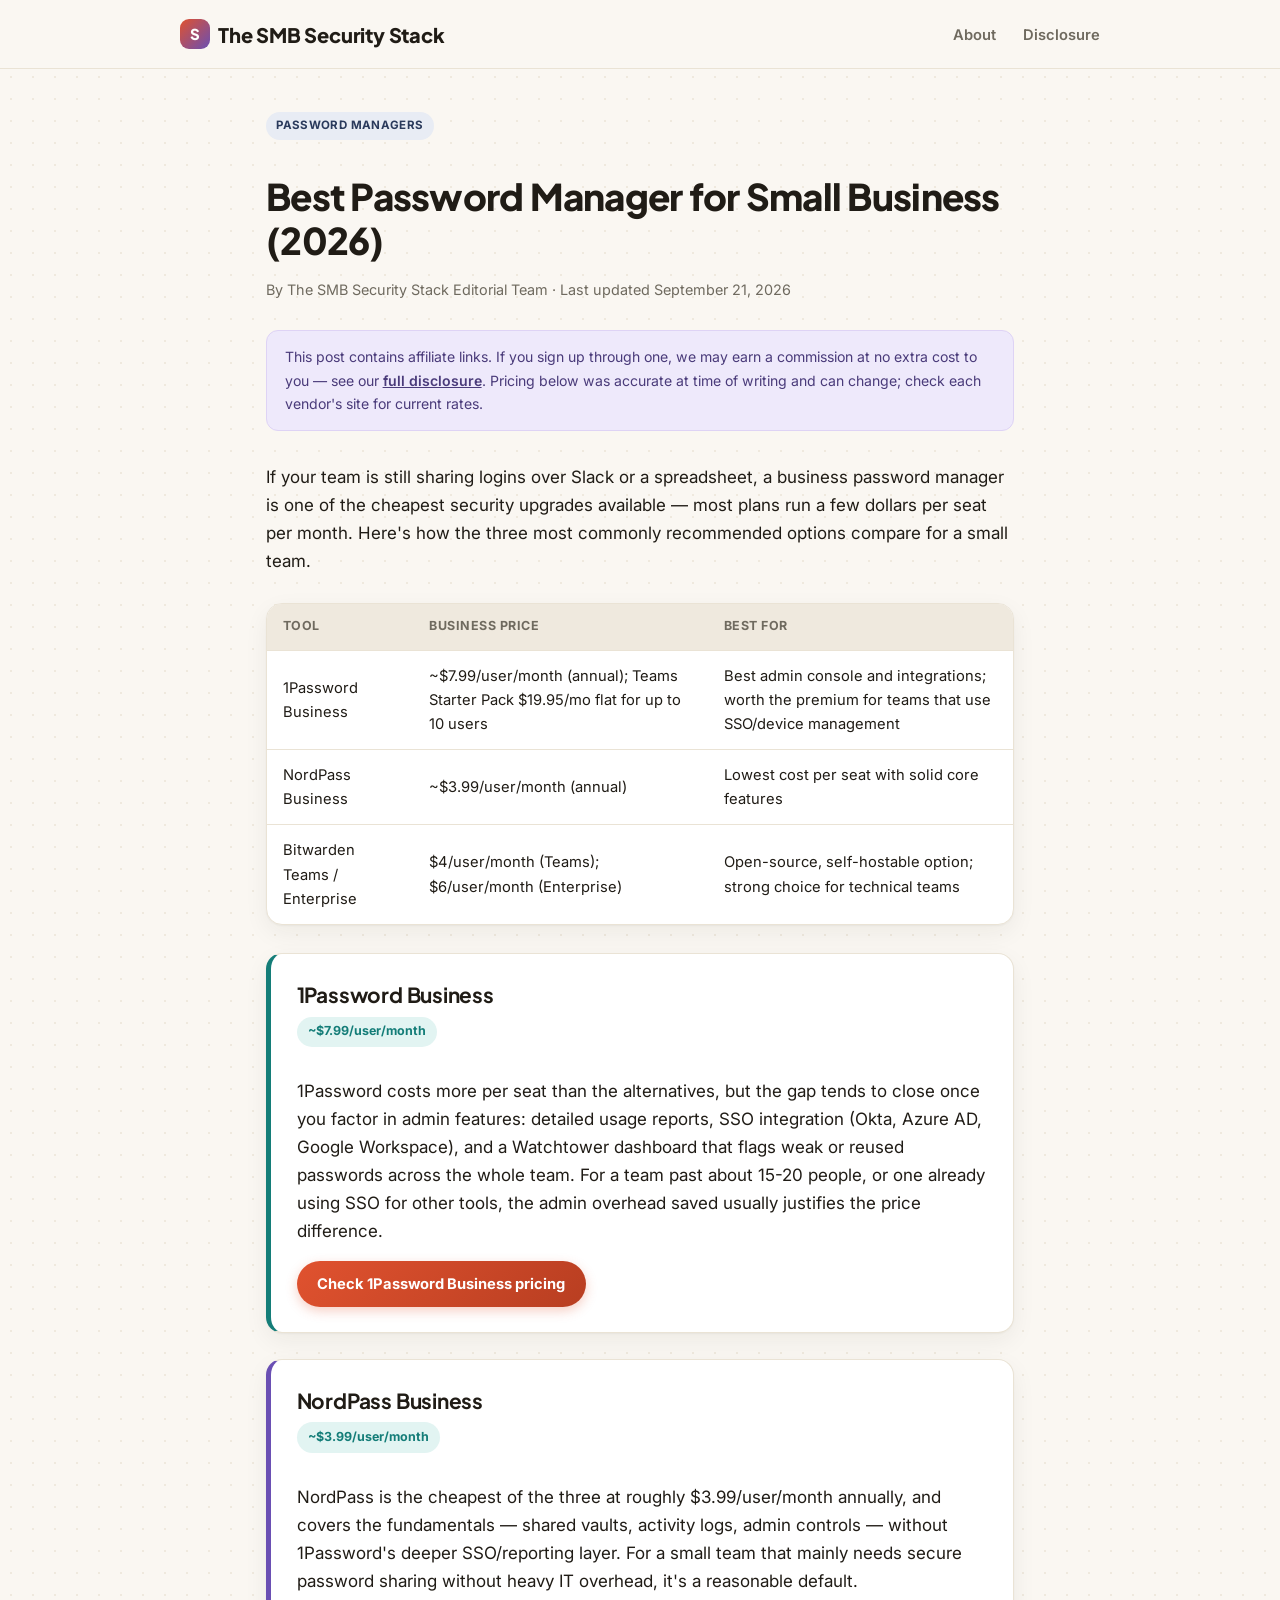
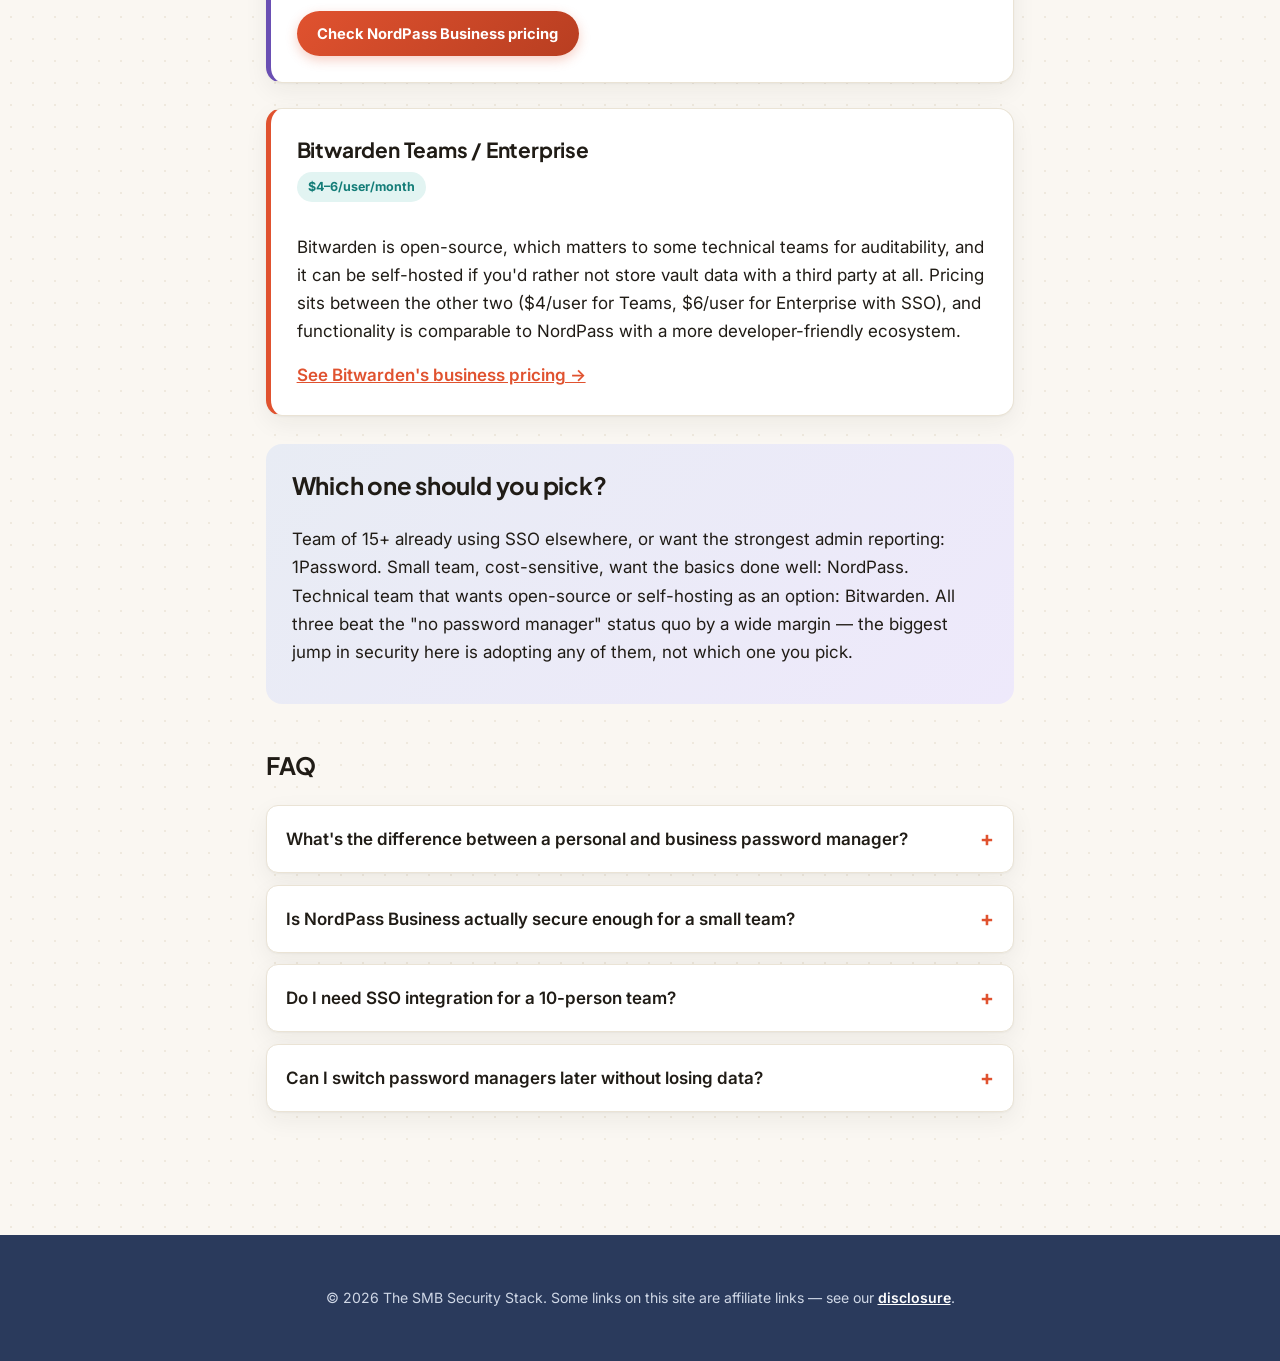
<file: posts/best-password-manager-for-small-business.html>
<!DOCTYPE html>
<html lang="en">
<head>
<meta charset="UTF-8">
<meta name="viewport" content="width=device-width, initial-scale=1.0">
<title>Best Password Manager for Small Business (2026)</title>
<meta name="description" content="1Password vs NordPass vs Bitwarden for small business — per-seat pricing, admin controls, and which one fits a 5-50 person team.">
<meta name="author" content="The SMB Security Stack Editorial Team">
<link rel="canonical" href="https://itsmaheenb-code.github.io/smb-security-stack/posts/best-password-manager-for-small-business.html">
<link rel="stylesheet" href="../assets/style.css">
<script type="application/ld+json">
{
  "@context": "https://schema.org",
  "@type": "Article",
  "headline": "Best Password Manager for Small Business (2026)",
  "description": "1Password vs NordPass vs Bitwarden for small business — per-seat pricing, admin controls, and which one fits a 5-50 person team.",
  "author": { "@type": "Organization", "name": "The SMB Security Stack" },
  "publisher": { "@type": "Organization", "name": "The SMB Security Stack" },
  "datePublished": "2026-09-21",
  "dateModified": "2026-09-21"
}
</script>
<script type="application/ld+json">
{
  "@context": "https://schema.org",
  "@type": "FAQPage",
  "mainEntity": [
    {
      "@type": "Question",
      "name": "What's the difference between a personal and business password manager?",
      "acceptedAnswer": {
        "@type": "Answer",
        "text": "Business plans add shared vaults for team credentials, an admin console to add/remove employees and see activity logs, and (on higher tiers) SSO integration and enforced security policies. A personal plan has none of that — it only manages one person's own passwords."
      }
    },
    {
      "@type": "Question",
      "name": "Is NordPass Business actually secure enough for a small team?",
      "acceptedAnswer": {
        "@type": "Answer",
        "text": "Yes — all three tools compared here (1Password, NordPass, Bitwarden) use industry-standard zero-knowledge encryption, meaning the vendor itself can't read your stored passwords. The differences between them are in admin/reporting features and price, not core encryption security."
      }
    },
    {
      "@type": "Question",
      "name": "Do I need SSO integration for a 10-person team?",
      "acceptedAnswer": {
        "@type": "Answer",
        "text": "Usually not yet. SSO (single sign-on) becomes worth paying more for once you're managing accounts across many tools and want one login to control access everywhere — most teams under about 15-20 people can skip it and save money with NordPass or Bitwarden Teams."
      }
    },
    {
      "@type": "Question",
      "name": "Can I switch password managers later without losing data?",
      "acceptedAnswer": {
        "@type": "Answer",
        "text": "Yes — all major password managers support exporting your vault (usually as CSV) and importing it into a new tool. It's good practice to export a backup periodically regardless of which tool you use."
      }
    }
  ]
}
</script>
</head>
<body>

<header class="site-header">
  <div class="wrap">
    <a class="site-title" href="../index.html"><span class="logo-badge">S</span>The SMB Security Stack</a>
    <nav class="site-nav">
      <a href="../about.html">About</a>
      <a href="../disclosure.html">Disclosure</a>
    </nav>
  </div>
</header>

<main>
  <span class="post-tag tag-password">Password Managers</span>
  <h1>Best Password Manager for Small Business (2026)</h1>
  <p class="byline">By The SMB Security Stack Editorial Team &middot; Last updated <time datetime="2026-09-21">September 21, 2026</time></p>

  <div class="disclosure-note">
    This post contains affiliate links. If you sign up through one, we may earn a
    commission at no extra cost to you — see our <a href="../disclosure.html">full disclosure</a>.
    Pricing below was accurate at time of writing and can change; check each vendor's
    site for current rates.
  </div>

  <p>
    If your team is still sharing logins over Slack or a spreadsheet, a business
    password manager is one of the cheapest security upgrades available — most
    plans run a few dollars per seat per month. Here's how the three most commonly
    recommended options compare for a small team.
  </p>

  <table>
    <tr>
      <th>Tool</th>
      <th>Business price</th>
      <th>Best for</th>
    </tr>
    <tr>
      <td>1Password Business</td>
      <td>~$7.99/user/month (annual); Teams Starter Pack $19.95/mo flat for up to 10 users</td>
      <td>Best admin console and integrations; worth the premium for teams that use SSO/device management</td>
    </tr>
    <tr>
      <td>NordPass Business</td>
      <td>~$3.99/user/month (annual)</td>
      <td>Lowest cost per seat with solid core features</td>
    </tr>
    <tr>
      <td>Bitwarden Teams / Enterprise</td>
      <td>$4/user/month (Teams); $6/user/month (Enterprise)</td>
      <td>Open-source, self-hostable option; strong choice for technical teams</td>
    </tr>
  </table>

  <div class="tool-card">
    <h2>1Password Business</h2>
    <span class="price-chip">~$7.99/user/month</span>
    <p>
      1Password costs more per seat than the alternatives, but the gap tends to
      close once you factor in admin features: detailed usage reports, SSO
      integration (Okta, Azure AD, Google Workspace), and a Watchtower dashboard
      that flags weak or reused passwords across the whole team. For a team past
      about 15-20 people, or one already using SSO for other tools, the admin
      overhead saved usually justifies the price difference.
    </p>
    <a class="cta" href="https://1password.com/business" rel="nofollow sponsored"><!-- AFF:1password -->Check 1Password Business pricing</a>
  </div>

  <div class="tool-card">
    <h2>NordPass Business</h2>
    <span class="price-chip">~$3.99/user/month</span>
    <p>
      NordPass is the cheapest of the three at roughly $3.99/user/month annually,
      and covers the fundamentals — shared vaults, activity logs, admin controls —
      without 1Password's deeper SSO/reporting layer. For a small team that mainly
      needs secure password sharing without heavy IT overhead, it's a reasonable
      default.
    </p>
    <a class="cta" href="https://nordpass.com/business/" rel="nofollow sponsored"><!-- AFF:nordpass -->Check NordPass Business pricing</a>
  </div>

  <div class="tool-card">
    <h2>Bitwarden Teams / Enterprise</h2>
    <span class="price-chip">$4&ndash;6/user/month</span>
    <p>
      Bitwarden is open-source, which matters to some technical teams for
      auditability, and it can be self-hosted if you'd rather not store vault
      data with a third party at all. Pricing sits between the other two ($4/user
      for Teams, $6/user for Enterprise with SSO), and functionality is
      comparable to NordPass with a more developer-friendly ecosystem.
    </p>
    <a class="plain-link" href="https://bitwarden.com/pricing/business/">See Bitwarden's business pricing &rarr;</a>
  </div>

  <div class="verdict-box">
    <h2>Which one should you pick?</h2>
    <p>
      Team of 15+ already using SSO elsewhere, or want the strongest admin
      reporting: 1Password. Small team, cost-sensitive, want the basics done
      well: NordPass. Technical team that wants open-source or self-hosting as
      an option: Bitwarden. All three beat the "no password manager" status quo
      by a wide margin — the biggest jump in security here is adopting any of
      them, not which one you pick.
    </p>
  </div>

  <h2>FAQ</h2>

  <details class="faq-item">
    <summary>What's the difference between a personal and business password manager?</summary>
    <p class="faq-answer">
      Business plans add shared vaults for team credentials, an admin console to
      add/remove employees and see activity logs, and (on higher tiers) SSO
      integration and enforced security policies. A personal plan has none of
      that — it only manages one person's own passwords.
    </p>
  </details>

  <details class="faq-item">
    <summary>Is NordPass Business actually secure enough for a small team?</summary>
    <p class="faq-answer">
      Yes — all three tools compared here use industry-standard zero-knowledge
      encryption, meaning the vendor itself can't read your stored passwords.
      The differences between them are in admin/reporting features and price,
      not core encryption security.
    </p>
  </details>

  <details class="faq-item">
    <summary>Do I need SSO integration for a 10-person team?</summary>
    <p class="faq-answer">
      Usually not yet. SSO becomes worth paying more for once you're managing
      accounts across many tools and want one login to control access
      everywhere — most teams under about 15-20 people can skip it and save
      money with NordPass or Bitwarden Teams.
    </p>
  </details>

  <details class="faq-item">
    <summary>Can I switch password managers later without losing data?</summary>
    <p class="faq-answer">
      Yes — all major password managers support exporting your vault (usually
      as CSV) and importing it into a new tool. It's good practice to export a
      backup periodically regardless of which tool you use.
    </p>
  </details>
</main>

<footer class="site-footer">
  <p>&copy; 2026 The SMB Security Stack. Some links on this site are affiliate links — see our <a href="../disclosure.html">disclosure</a>.</p>
</footer>

</body>
</html>
</file>
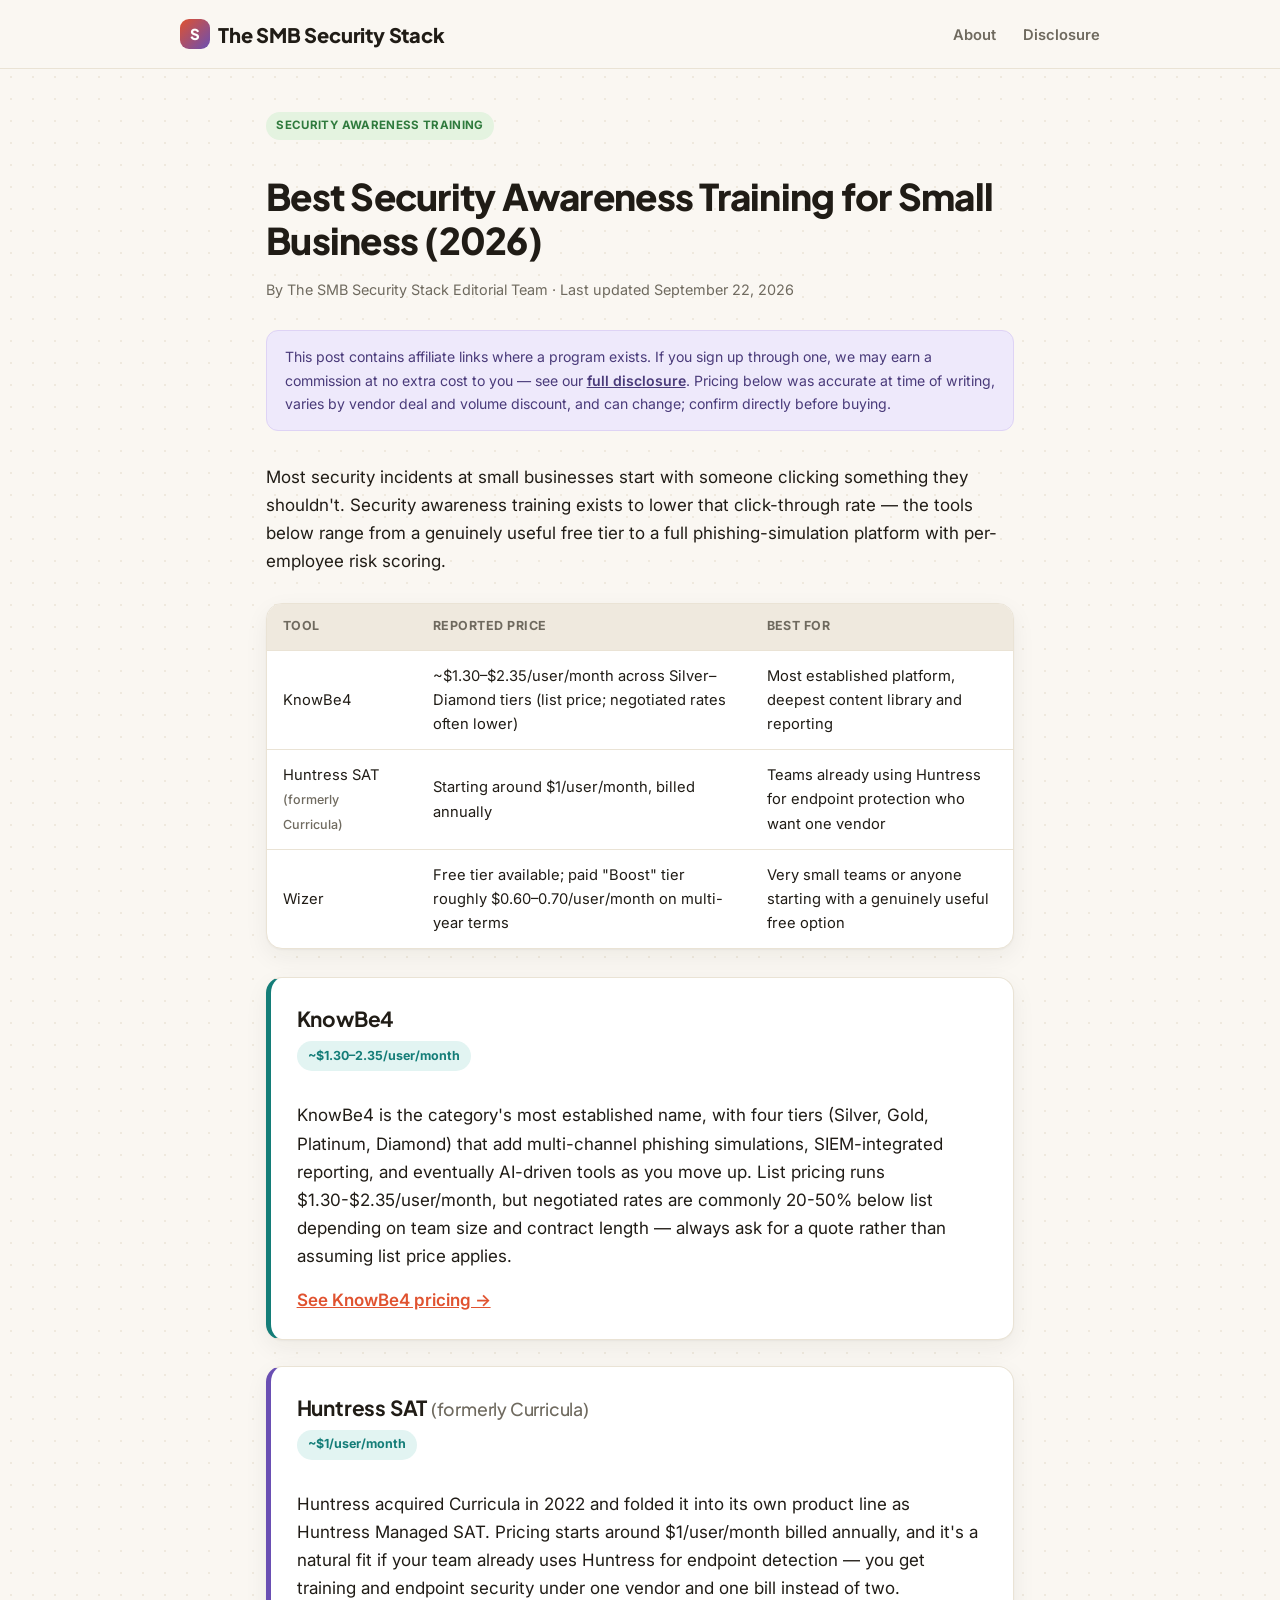
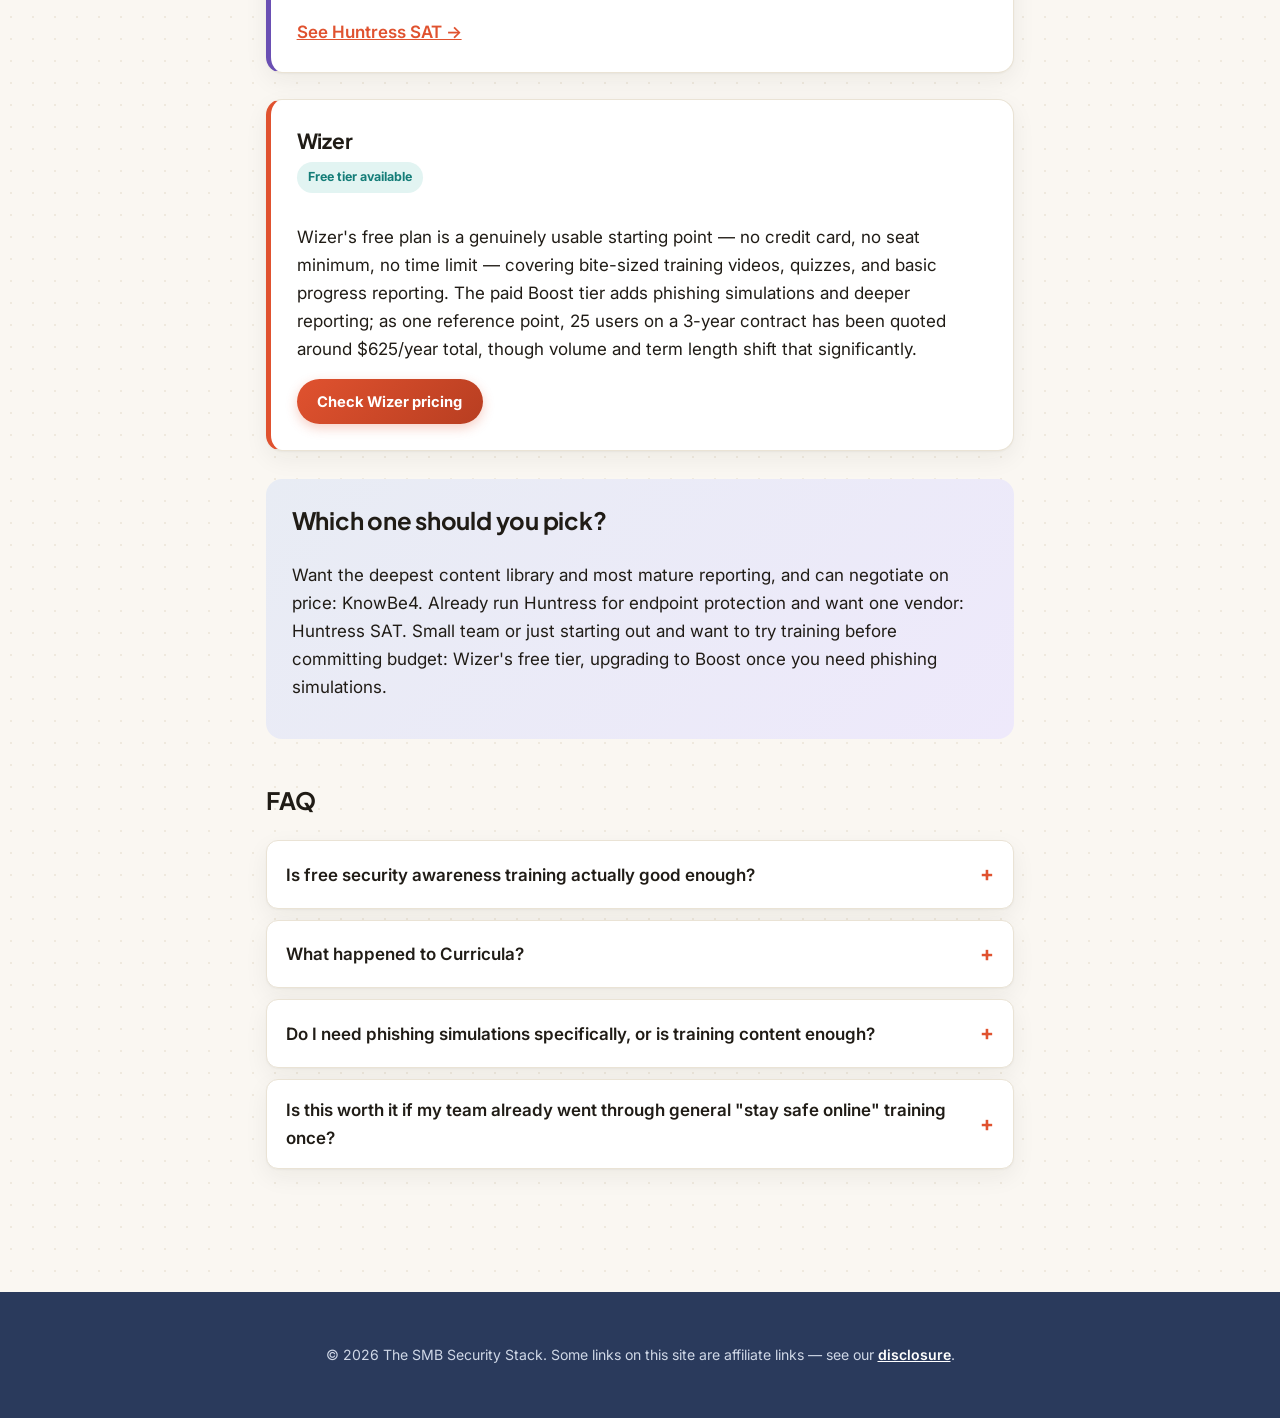
<file: posts/best-security-awareness-training-for-small-business.html>
<!DOCTYPE html>
<html lang="en">
<head>
<meta charset="UTF-8">
<meta name="viewport" content="width=device-width, initial-scale=1.0">
<title>Best Security Awareness Training for Small Business (2026)</title>
<meta name="description" content="KnowBe4 vs Huntress SAT (formerly Curricula) vs Wizer's free tier for small business — phishing simulation and training pricing compared.">
<meta name="author" content="The SMB Security Stack Editorial Team">
<link rel="canonical" href="https://itsmaheenb-code.github.io/smb-security-stack/posts/best-security-awareness-training-for-small-business.html">
<link rel="stylesheet" href="../assets/style.css">
<script type="application/ld+json">
{
  "@context": "https://schema.org",
  "@type": "Article",
  "headline": "Best Security Awareness Training for Small Business (2026)",
  "description": "KnowBe4 vs Huntress SAT (formerly Curricula) vs Wizer's free tier for small business — phishing simulation and training pricing compared.",
  "author": { "@type": "Organization", "name": "The SMB Security Stack" },
  "publisher": { "@type": "Organization", "name": "The SMB Security Stack" },
  "datePublished": "2026-09-22",
  "dateModified": "2026-09-22"
}
</script>
<script type="application/ld+json">
{
  "@context": "https://schema.org",
  "@type": "FAQPage",
  "mainEntity": [
    {
      "@type": "Question",
      "name": "Is free security awareness training actually good enough?",
      "acceptedAnswer": {
        "@type": "Answer",
        "text": "For a very small team, a free tier like Wizer's covers the fundamentals — basic training videos and quizzes with no seat minimum. What you give up versus a paid tool is automated phishing simulations and detailed per-employee risk reporting, which matter more once you have enough staff that you can't track behavior informally."
      }
    },
    {
      "@type": "Question",
      "name": "What happened to Curricula?",
      "acceptedAnswer": {
        "@type": "Answer",
        "text": "Curricula was acquired by Huntress in 2022 for $22 million and has since been integrated into Huntress's own security awareness training product, now sold as Huntress Managed SAT rather than under the Curricula name."
      }
    },
    {
      "@type": "Question",
      "name": "Do I need phishing simulations specifically, or is training content enough?",
      "acceptedAnswer": {
        "@type": "Answer",
        "text": "Training content teaches people what phishing looks like in theory; simulated phishing emails test whether that knowledge holds up in a real inbox moment. The gap between the two is often large — simulations are what actually change click-through behavior, not just quiz scores."
      }
    },
    {
      "@type": "Question",
      "name": "Is this worth it if my team already went through general 'stay safe online' training once?",
      "acceptedAnswer": {
        "@type": "Answer",
        "text": "A one-time session has a short half-life — phishing tactics evolve and awareness fades within months without reinforcement. Ongoing, periodic training (most of these tools run on a monthly or quarterly cadence) is what keeps the effect from decaying, not a single onboarding session."
      }
    }
  ]
}
</script>
</head>
<body>

<header class="site-header">
  <div class="wrap">
    <a class="site-title" href="../index.html"><span class="logo-badge">S</span>The SMB Security Stack</a>
    <nav class="site-nav">
      <a href="../about.html">About</a>
      <a href="../disclosure.html">Disclosure</a>
    </nav>
  </div>
</header>

<main>
  <span class="post-tag tag-training">Security Awareness Training</span>
  <h1>Best Security Awareness Training for Small Business (2026)</h1>
  <p class="byline">By The SMB Security Stack Editorial Team &middot; Last updated <time datetime="2026-09-22">September 22, 2026</time></p>

  <div class="disclosure-note">
    This post contains affiliate links where a program exists. If you sign up through
    one, we may earn a commission at no extra cost to you — see our
    <a href="../disclosure.html">full disclosure</a>. Pricing below was accurate at
    time of writing, varies by vendor deal and volume discount, and can change;
    confirm directly before buying.
  </div>

  <p>
    Most security incidents at small businesses start with someone clicking
    something they shouldn't. Security awareness training exists to lower
    that click-through rate — the tools below range from a genuinely useful
    free tier to a full phishing-simulation platform with per-employee risk
    scoring.
  </p>

  <table>
    <tr>
      <th>Tool</th>
      <th>Reported price</th>
      <th>Best for</th>
    </tr>
    <tr>
      <td>KnowBe4</td>
      <td>~$1.30&ndash;$2.35/user/month across Silver&ndash;Diamond tiers (list price; negotiated rates often lower)</td>
      <td>Most established platform, deepest content library and reporting</td>
    </tr>
    <tr>
      <td>Huntress SAT <span style="font-weight:500;color:var(--muted);font-size:0.85em;">(formerly Curricula)</span></td>
      <td>Starting around $1/user/month, billed annually</td>
      <td>Teams already using Huntress for endpoint protection who want one vendor</td>
    </tr>
    <tr>
      <td>Wizer</td>
      <td>Free tier available; paid "Boost" tier roughly $0.60&ndash;0.70/user/month on multi-year terms</td>
      <td>Very small teams or anyone starting with a genuinely useful free option</td>
    </tr>
  </table>

  <div class="tool-card">
    <h2>KnowBe4</h2>
    <span class="price-chip">~$1.30&ndash;2.35/user/month</span>
    <p>
      KnowBe4 is the category's most established name, with four tiers
      (Silver, Gold, Platinum, Diamond) that add multi-channel phishing
      simulations, SIEM-integrated reporting, and eventually AI-driven tools
      as you move up. List pricing runs $1.30-$2.35/user/month, but
      negotiated rates are commonly 20-50% below list depending on team size
      and contract length — always ask for a quote rather than assuming list
      price applies.
    </p>
    <a class="plain-link" href="https://www.knowbe4.com/products/security-awareness-training/pricing">See KnowBe4 pricing &rarr;</a>
  </div>

  <div class="tool-card">
    <h2>Huntress SAT <span style="font-weight:500;color:var(--muted);font-size:0.85em;">(formerly Curricula)</span></h2>
    <span class="price-chip">~$1/user/month</span>
    <p>
      Huntress acquired Curricula in 2022 and folded it into its own product
      line as Huntress Managed SAT. Pricing starts around $1/user/month
      billed annually, and it's a natural fit if your team already uses
      Huntress for endpoint detection — you get training and endpoint
      security under one vendor and one bill instead of two.
    </p>
    <a class="plain-link" href="https://www.huntress.com/platform/security-awareness-training">See Huntress SAT &rarr;</a>
  </div>

  <div class="tool-card">
    <h2>Wizer</h2>
    <span class="price-chip">Free tier available</span>
    <p>
      Wizer's free plan is a genuinely usable starting point — no credit
      card, no seat minimum, no time limit — covering bite-sized training
      videos, quizzes, and basic progress reporting. The paid Boost tier adds
      phishing simulations and deeper reporting; as one reference point, 25
      users on a 3-year contract has been quoted around $625/year total,
      though volume and term length shift that significantly.
    </p>
    <a class="cta" href="https://www.wizer-training.com/pricing" rel="nofollow sponsored"><!-- AFF:wizer -->Check Wizer pricing</a>
  </div>

  <div class="verdict-box">
    <h2>Which one should you pick?</h2>
    <p>
      Want the deepest content library and most mature reporting, and can
      negotiate on price: KnowBe4. Already run Huntress for endpoint
      protection and want one vendor: Huntress SAT. Small team or just
      starting out and want to try training before committing budget: Wizer's
      free tier, upgrading to Boost once you need phishing simulations.
    </p>
  </div>

  <h2>FAQ</h2>

  <details class="faq-item">
    <summary>Is free security awareness training actually good enough?</summary>
    <p class="faq-answer">
      For a very small team, a free tier like Wizer's covers the
      fundamentals — basic training videos and quizzes with no seat minimum.
      What you give up versus a paid tool is automated phishing simulations
      and detailed per-employee risk reporting, which matter more once you
      have enough staff that you can't track behavior informally.
    </p>
  </details>

  <details class="faq-item">
    <summary>What happened to Curricula?</summary>
    <p class="faq-answer">
      Curricula was acquired by Huntress in 2022 for $22 million and has
      since been integrated into Huntress's own security awareness training
      product, now sold as Huntress Managed SAT rather than under the
      Curricula name.
    </p>
  </details>

  <details class="faq-item">
    <summary>Do I need phishing simulations specifically, or is training content enough?</summary>
    <p class="faq-answer">
      Training content teaches people what phishing looks like in theory;
      simulated phishing emails test whether that knowledge holds up in a
      real inbox moment. The gap between the two is often large —
      simulations are what actually change click-through behavior, not just
      quiz scores.
    </p>
  </details>

  <details class="faq-item">
    <summary>Is this worth it if my team already went through general "stay safe online" training once?</summary>
    <p class="faq-answer">
      A one-time session has a short half-life — phishing tactics evolve and
      awareness fades within months without reinforcement. Ongoing, periodic
      training (most of these tools run on a monthly or quarterly cadence)
      is what keeps the effect from decaying, not a single onboarding session.
    </p>
  </details>
</main>

<footer class="site-footer">
  <p>&copy; 2026 The SMB Security Stack. Some links on this site are affiliate links — see our <a href="../disclosure.html">disclosure</a>.</p>
</footer>

</body>
</html>
</file>
<file: assets/style.css>
@import url('https://fonts.googleapis.com/css2?family=Plus+Jakarta+Sans:wght@500;600;700;800&family=Inter:wght@400;500;600&display=swap');

:root {
  --bg: #faf7f2;
  --bg-dot: #efe9de;
  --text: #201c16;
  --muted: #6f6a5f;
  --accent: #e0522f;
  --accent-dark: #b83e21;
  --accent-soft: #fdece5;
  --teal: #147d78;
  --teal-soft: #e2f4f2;
  --purple: #6a4fb3;
  --purple-soft: #eee9fb;
  --navy: #2a3a5c;
  --navy-soft: #e8ecf4;
  --blue: #1c5fa8;
  --blue-soft: #e5f0fd;
  --card: #ffffff;
  --border: #eae3d5;
  --shadow: 0 1px 2px rgba(32, 28, 22, 0.04), 0 8px 24px rgba(32, 28, 22, 0.06);
  --shadow-hover: 0 4px 8px rgba(32, 28, 22, 0.06), 0 16px 32px rgba(32, 28, 22, 0.10);
  --max-width: 780px;
  --radius: 16px;
}

* { box-sizing: border-box; }

body {
  margin: 0;
  font-family: 'Inter', -apple-system, BlinkMacSystemFont, "Segoe UI", sans-serif;
  background-color: var(--bg);
  background-image: radial-gradient(var(--bg-dot) 1px, transparent 1px);
  background-size: 22px 22px;
  color: var(--text);
  line-height: 1.65;
  font-size: 17px;
}

h1, h2, h3, .site-title, .logo-badge {
  font-family: 'Plus Jakarta Sans', 'Inter', sans-serif;
}

header.site-header {
  background: var(--bg);
  border-bottom: 1px solid var(--border);
  padding: 1.1rem 1rem;
  position: sticky;
  top: 0;
  z-index: 10;
}

header.site-header .wrap {
  max-width: 920px;
  margin: 0 auto;
  display: flex;
  justify-content: space-between;
  align-items: center;
  flex-wrap: wrap;
  gap: 0.5rem;
}

.site-title {
  font-weight: 800;
  font-size: 1.25rem;
  text-decoration: none;
  color: var(--text);
  display: inline-flex;
  align-items: center;
  gap: 0.5rem;
  letter-spacing: -0.01em;
}

.logo-badge {
  display: inline-flex;
  align-items: center;
  justify-content: center;
  width: 30px;
  height: 30px;
  border-radius: 9px;
  background: linear-gradient(135deg, var(--accent), var(--purple));
  color: #fff;
  font-size: 15px;
  font-weight: 800;
  flex-shrink: 0;
}

nav.site-nav a {
  color: var(--muted);
  text-decoration: none;
  margin-left: 1.4rem;
  font-size: 0.92rem;
  font-weight: 600;
}

nav.site-nav a:hover { color: var(--accent); }

main {
  max-width: var(--max-width);
  margin: 0 auto;
  padding: 2.5rem 1rem 4rem;
}

main.wide { max-width: 920px; }

h1 {
  font-size: 2.3rem;
  line-height: 1.18;
  margin-bottom: 0.6rem;
  font-weight: 800;
  letter-spacing: -0.02em;
}

h2 {
  font-size: 1.5rem;
  margin-top: 2.6rem;
  font-weight: 700;
  letter-spacing: -0.01em;
}

h3 { font-size: 1.05rem; margin: 0; font-weight: 600; }

p { margin: 1rem 0; }

a { color: var(--accent); }
a:hover { color: var(--accent-dark); }

.byline {
  color: var(--muted);
  font-size: 0.9rem;
  margin-bottom: 1.75rem;
}

.hero {
  text-align: center;
  padding: 1rem 0 2.5rem;
}

.hero .eyebrow {
  display: inline-block;
  background: var(--accent-soft);
  color: var(--accent-dark);
  font-weight: 700;
  font-size: 0.78rem;
  letter-spacing: 0.04em;
  text-transform: uppercase;
  padding: 0.35rem 0.8rem;
  border-radius: 999px;
  margin-bottom: 1.1rem;
}

.hero h1 { font-size: 2.5rem; max-width: 620px; margin: 0 auto 0.9rem; }

.intro {
  color: var(--muted);
  font-size: 1.08rem;
  max-width: 560px;
  margin: 0 auto;
}

.disclosure-note {
  background: var(--purple-soft);
  border: 1px solid #ded3f5;
  border-radius: 12px;
  padding: 0.9rem 1.1rem;
  font-size: 0.88rem;
  color: #4a3b7a;
  margin: 1.5rem 0 2rem;
}

.disclosure-note a { color: #4a3b7a; text-decoration: underline; font-weight: 600; }

table {
  width: 100%;
  border-collapse: separate;
  border-spacing: 0;
  margin: 1.75rem 0;
  font-size: 0.92rem;
  background: var(--card);
  border-radius: var(--radius);
  overflow: hidden;
  box-shadow: var(--shadow);
  border: 1px solid var(--border);
}

th, td {
  text-align: left;
  padding: 0.8rem 1rem;
  border-bottom: 1px solid var(--border);
}

th {
  color: var(--muted);
  font-weight: 700;
  font-size: 0.78rem;
  text-transform: uppercase;
  letter-spacing: 0.04em;
  background: var(--bg-dot);
}

tr:last-child td { border-bottom: none; }
tbody tr:hover { background: #fdfaf5; }

/* Tool comparison cards inside posts */
.tool-card {
  background: var(--card);
  border: 1px solid var(--border);
  border-left: 5px solid var(--accent);
  border-radius: var(--radius);
  padding: 1.5rem 1.6rem 1.6rem;
  margin: 1.6rem 0;
  box-shadow: var(--shadow);
}

.tool-card:nth-of-type(3n+2) { border-left-color: var(--teal); }
.tool-card:nth-of-type(3n+3) { border-left-color: var(--purple); }

.tool-card h2 { margin-top: 0; margin-bottom: 0.2rem; font-size: 1.3rem; }

.tool-card .price-chip {
  display: inline-block;
  background: var(--teal-soft);
  color: var(--teal);
  font-weight: 700;
  font-size: 0.78rem;
  padding: 0.3rem 0.7rem;
  border-radius: 999px;
  margin-bottom: 0.9rem;
}

.cta {
  display: inline-block;
  background: linear-gradient(135deg, var(--accent), var(--accent-dark));
  color: #fff;
  padding: 0.65rem 1.3rem;
  border-radius: 999px;
  text-decoration: none;
  font-weight: 700;
  font-size: 0.92rem;
  box-shadow: 0 4px 12px rgba(224, 82, 47, 0.28);
}

.cta:hover { color: #fff; opacity: 0.92; }

.plain-link {
  font-weight: 600;
}

/* FAQ accordions */
.faq-item {
  background: var(--card);
  border: 1px solid var(--border);
  border-radius: 12px;
  margin: 0.7rem 0;
  box-shadow: var(--shadow);
  overflow: hidden;
}

.faq-item summary {
  cursor: pointer;
  padding: 1rem 1.2rem;
  font-weight: 600;
  list-style: none;
  display: flex;
  justify-content: space-between;
  align-items: center;
  gap: 1rem;
}

.faq-item summary::-webkit-details-marker { display: none; }

.faq-item summary::after {
  content: "+";
  font-size: 1.3rem;
  color: var(--accent);
  flex-shrink: 0;
  font-weight: 700;
  transition: transform 0.15s ease;
}

.faq-item[open] summary::after { transform: rotate(45deg); }

.faq-item .faq-answer {
  padding: 0 1.2rem 1.1rem;
  color: var(--muted);
  margin: 0;
}

.verdict-box {
  background: linear-gradient(135deg, var(--navy-soft), var(--purple-soft));
  border-radius: var(--radius);
  padding: 1.4rem 1.6rem;
  margin: 1.75rem 0;
}

.verdict-box h2 { margin-top: 0; }

/* Homepage post cards */
.post-grid {
  display: grid;
  gap: 1.1rem;
  list-style: none;
  padding: 0;
  margin: 0;
}

.post-card {
  display: block;
  background: var(--card);
  border: 1px solid var(--border);
  border-radius: var(--radius);
  padding: 1.5rem 1.6rem;
  text-decoration: none;
  color: var(--text);
  box-shadow: var(--shadow);
  transition: transform 0.15s ease, box-shadow 0.15s ease;
}

.post-card:hover {
  transform: translateY(-3px);
  box-shadow: var(--shadow-hover);
  color: var(--text);
}

.post-tag {
  display: inline-block;
  font-size: 0.72rem;
  font-weight: 700;
  letter-spacing: 0.03em;
  text-transform: uppercase;
  padding: 0.28rem 0.65rem;
  border-radius: 999px;
  margin-bottom: 0.7rem;
}

.tag-password { background: var(--navy-soft); color: var(--navy); }
.tag-vpn { background: var(--purple-soft); color: var(--purple); }
.tag-backup { background: var(--teal-soft); color: var(--teal); }
.tag-endpoint { background: var(--accent-soft); color: var(--accent-dark); }
.tag-mfa { background: #fdf0d8; color: #9a6b0a; }
.tag-email { background: var(--blue-soft); color: var(--blue); }
.tag-training { background: #e4f3e0; color: #2f7a3d; }
.tag-filesharing { background: #e0f4fb; color: #0e7490; }

.post-card .post-title {
  font-family: 'Plus Jakarta Sans', sans-serif;
  font-size: 1.2rem;
  font-weight: 700;
  margin-bottom: 0.4rem;
  display: block;
}

.post-card .excerpt {
  color: var(--muted);
  font-size: 0.95rem;
  margin: 0;
}

footer.site-footer {
  background: var(--navy);
  color: #cfd7e6;
  padding: 2.2rem 1rem;
  text-align: center;
  font-size: 0.88rem;
  margin-top: 3rem;
}

footer.site-footer a { color: #fff; font-weight: 600; }

@media (max-width: 480px) {
  body { font-size: 16px; }
  h1 { font-size: 1.7rem; }
  .hero h1 { font-size: 1.9rem; }
}
</file>
